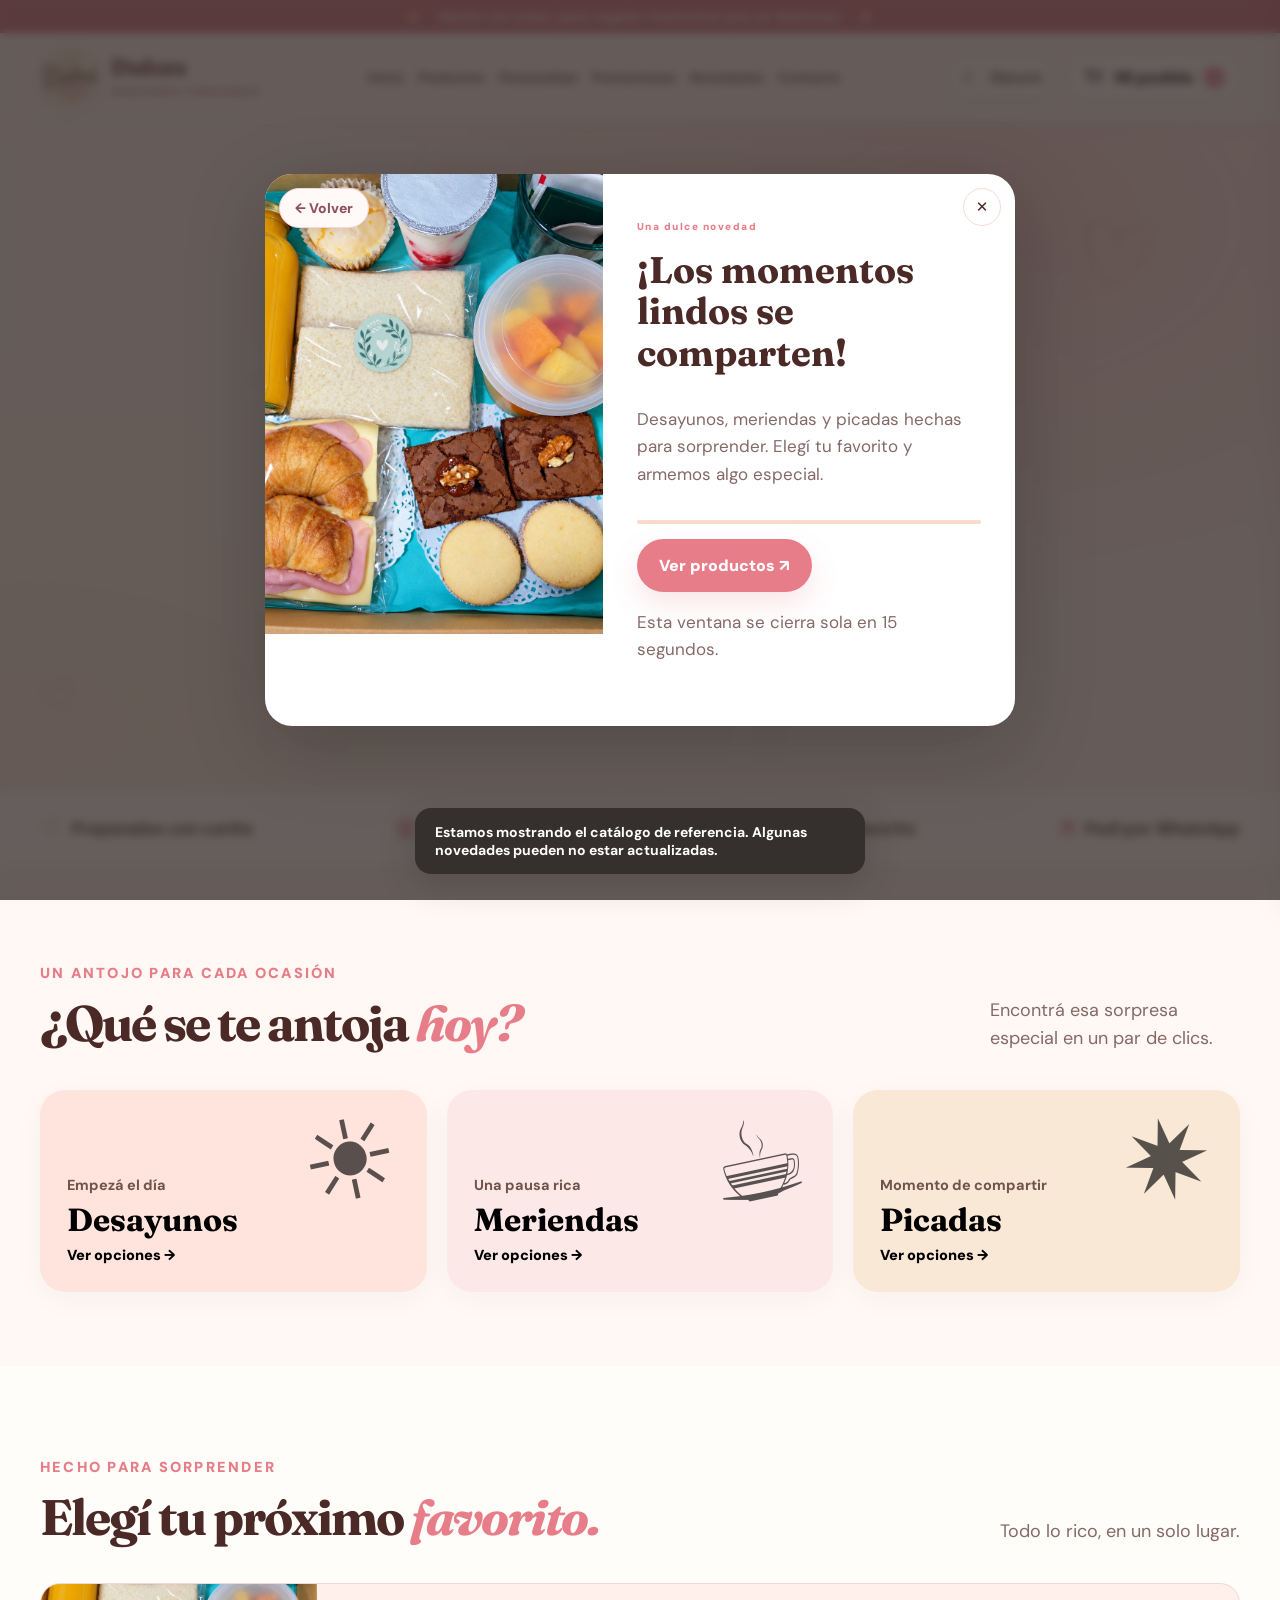
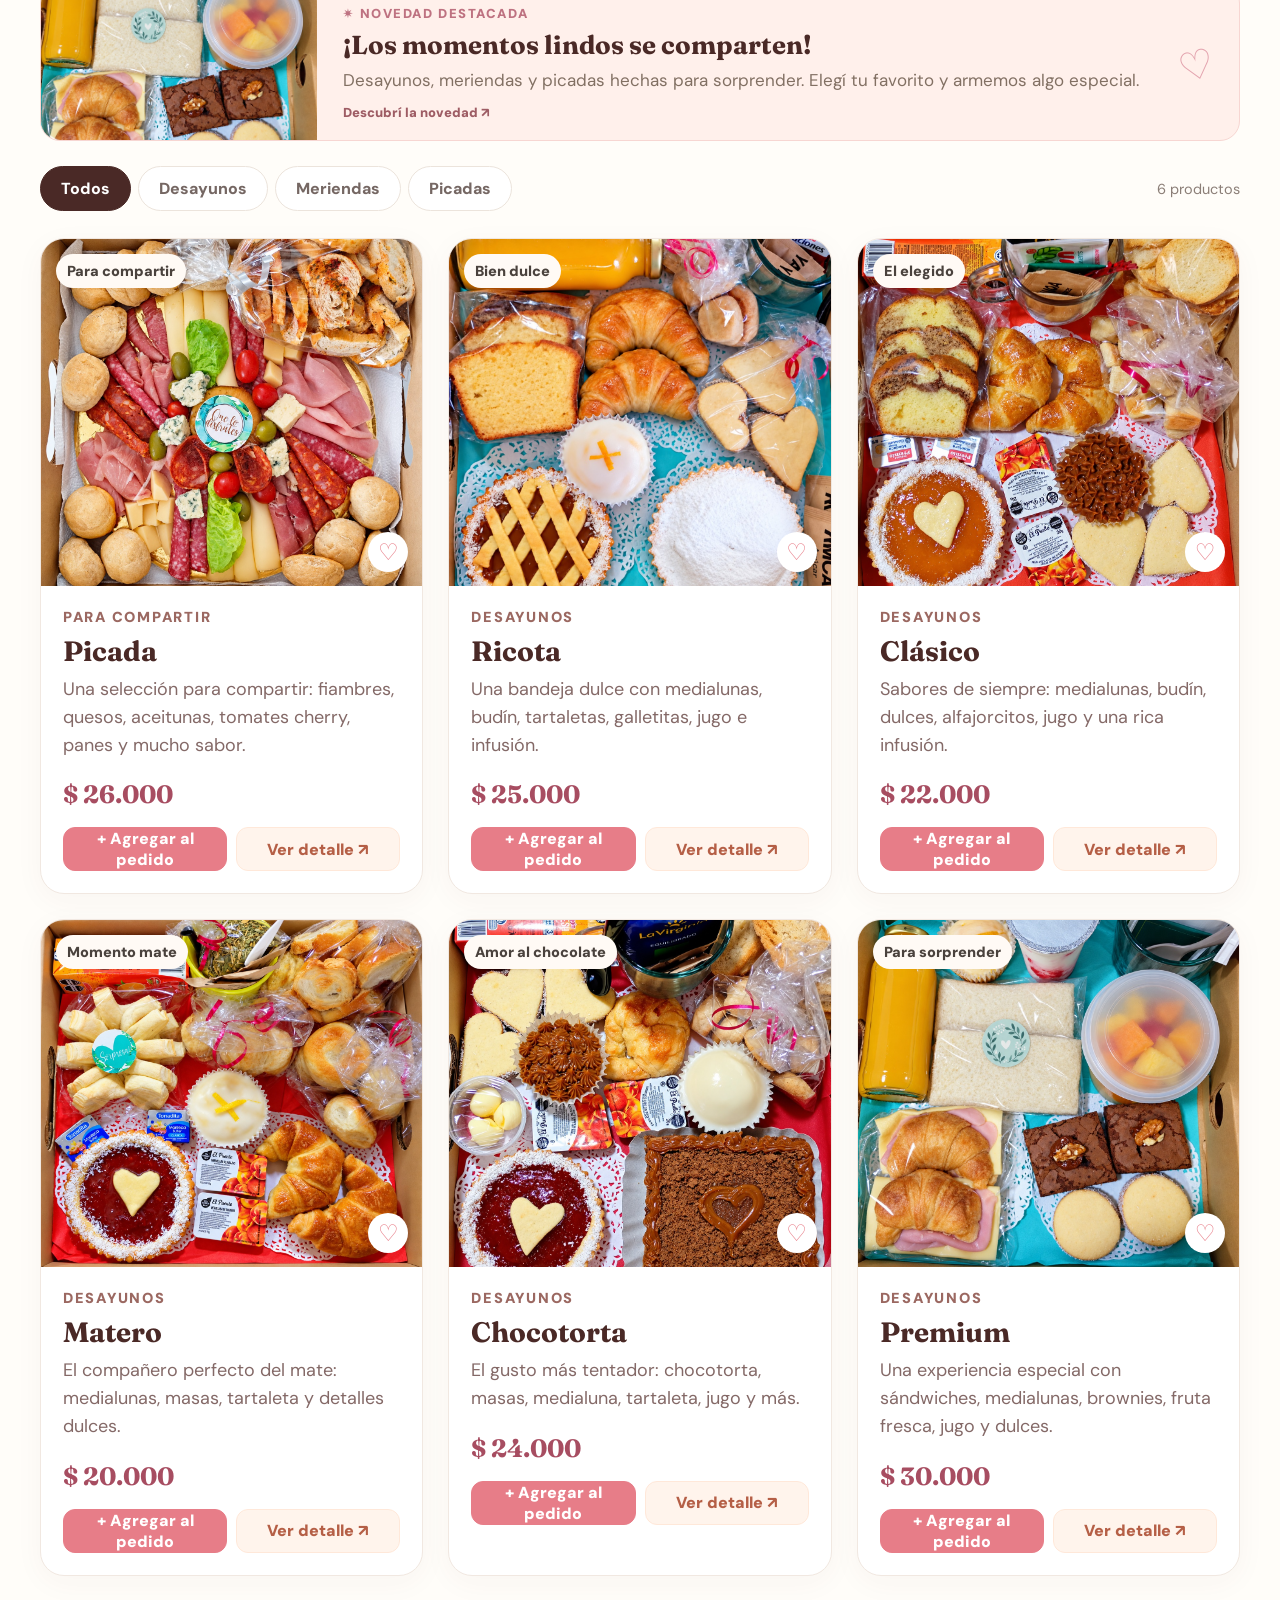
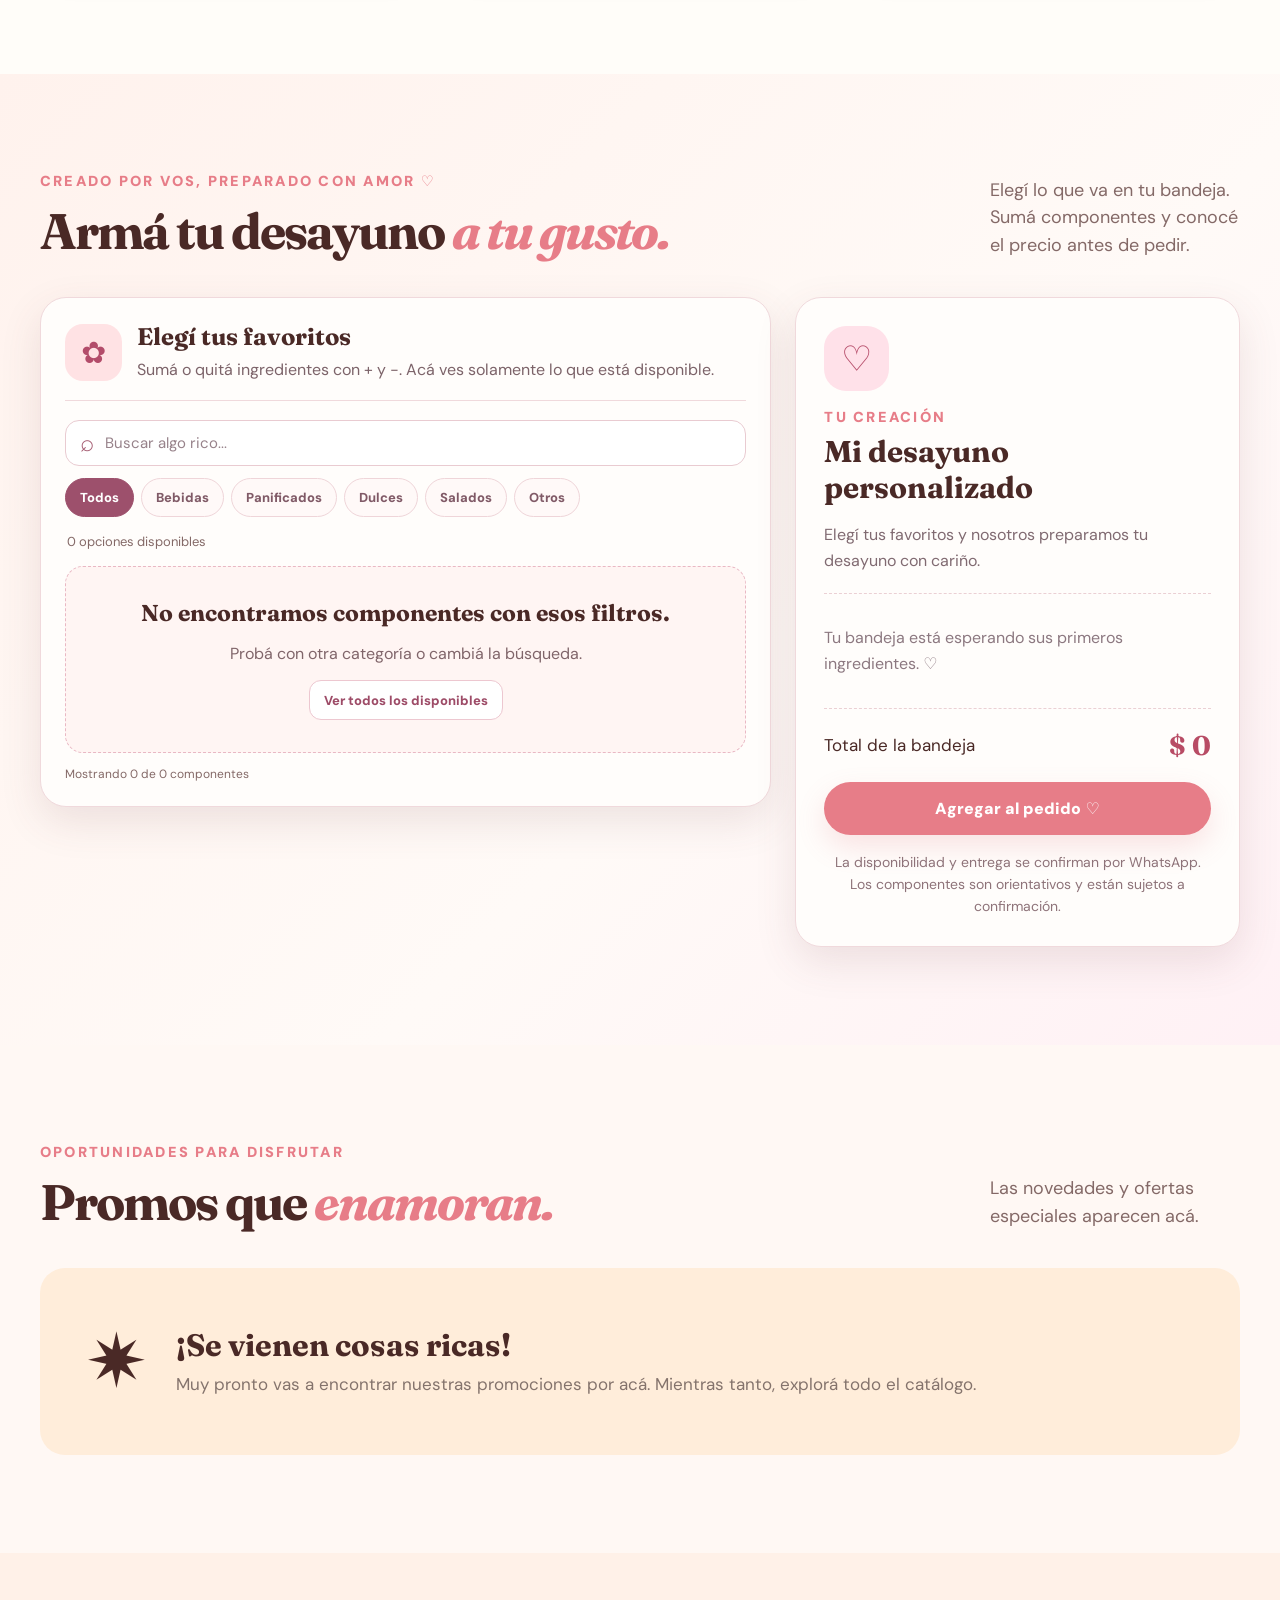
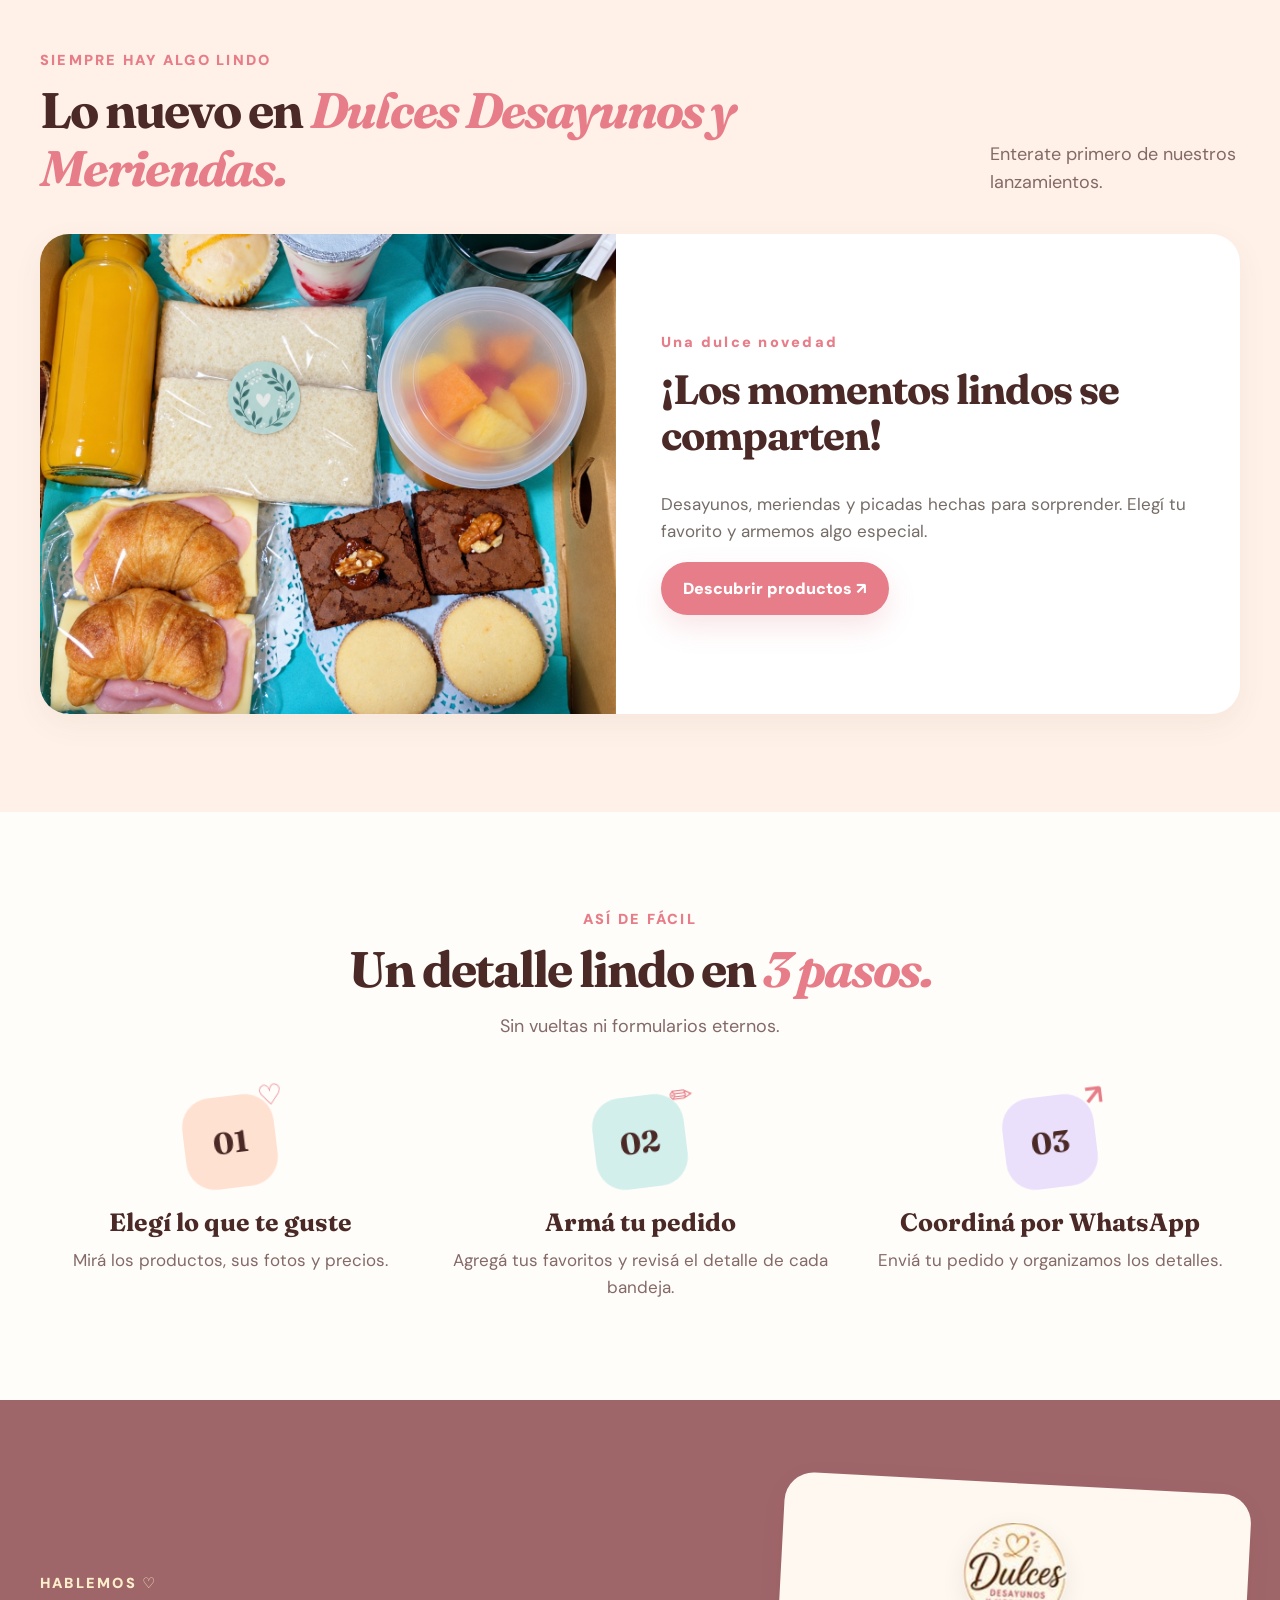
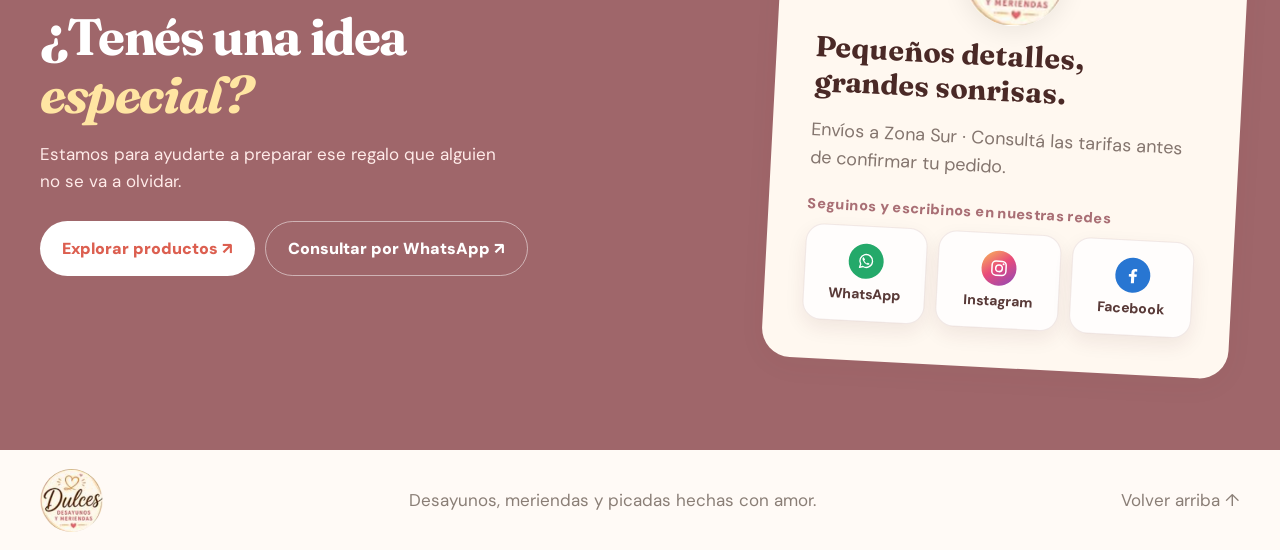
<file: index.html>
<!doctype html>
<html lang="es-AR">
<head>
  <meta charset="utf-8"><meta name="viewport" content="width=device-width,initial-scale=1,viewport-fit=cover">
  <meta name="theme-color" content="#fff6f1"><meta name="description" content="Dulces Desayunos y Meriendas: desayunos, meriendas y picadas para regalar y compartir en Zona Sur.">
  <title>Dulces Desayunos y Meriendas | Regalos para compartir</title>
  <link rel="preconnect" href="https://fonts.googleapis.com"><link rel="preconnect" href="https://fonts.gstatic.com" crossorigin>
  <link href="https://fonts.googleapis.com/css2?family=DM+Sans:wght@400;500;600;700;800&family=Fraunces:opsz,wght,SOFT,WONK@9..144,600,40,1;9..144,700,40,1&display=swap" rel="stylesheet">
  <link rel="icon" type="image/svg+xml" href="assets/favicon.png"><link rel="stylesheet" href="assets/styles.css?v=4.0.0">
  <script src="assets/theme.js?v=2.6.0"></script><script src="config.js"></script><script type="module" src="assets/site.js?v=4.0.0"></script>
</head>
<body class="site-body">
  <div class="announcement"><span>✷</span> Hecho con amor, para regalar momentos que se disfrutan <span>✷</span></div>
  <header class="site-header" id="top"><div class="shell header-inner">
    <a href="#inicio" class="brand" aria-label="Dulces Desayunos y Meriendas, ir al inicio"><img class="brand-logo" src="assets/img/logo-dulce.png" alt="Logo de Dulces Desayunos y Meriendas"><span class="brand-words"><strong>Dulces</strong><small>DESAYUNOS Y MERIENDAS</small></span></a>
    <nav class="header-nav" aria-label="Menú principal"><a href="#inicio">Inicio</a><a href="#productos">Productos</a><a href="#personaliza">Personalizar</a><a href="#promociones">Promociones</a><a href="#novedades">Novedades</a><a href="#contacto">Contacto</a></nav>
    <div class="header-actions"><button type="button" class="theme-toggle" data-theme-toggle aria-label="Activar modo oscuro" title="Cambiar tema" aria-pressed="false"><span class="theme-toggle-icon" aria-hidden="true">☾</span><span class="theme-toggle-text">Oscuro</span></button><button class="header-cart" id="open-cart" aria-label="Abrir carrito"><svg viewBox="0 0 24 24" aria-hidden="true"><path d="M3 4h2l2.5 11h10.7l2-8H6M9 20h.01M18 20h.01"/></svg><span>Mi pedido</span><b class="cart-count" id="cart-count">0</b></button></div>
  </div></header>
  <main>
    <section class="hero" id="inicio"><div class="shell hero-grid">
      <div class="hero-copy"><div class="eyebrow"><span class="live-dot"></span> PARA ALEGRAR CUALQUIER DÍA</div><h1>Regalá algo <em>rico.</em><br>Regalá un <span>momento.</span></h1><p id="hero-subtitle">Desayunos, meriendas y picadas llenos de cariño. Elegí tu favorito y regalá una sonrisa.</p>
        <div class="hero-buttons"><a href="#productos" class="btn btn-primary">Ver nuestros productos <span aria-hidden="true">↗</span></a><a href="#como-funciona" class="btn btn-soft">¿Cómo pedir? <span>→</span></a></div>
        
        <div class="hero-proof"><div class="proof-avatars"><span>♡</span><span>✿</span><span>✦</span></div><p><b>Para todos los momentos</b><br><small>Un regalo especial, hecho con dedicación.</small></p></div>
      </div>
      
    </div></section>
    <div class="benefit-strip"><div class="shell benefit-inner"><div><span>♡</span> Preparados con cariño</div><div><span>✿</span> Para regalar o compartir</div><div><span>✧</span> Elegí tu favorito</div><div><span>↗</span> Pedí por WhatsApp</div></div></div>
    <section class="section category-section"><div class="shell"><div class="section-heading"><div><div class="kicker">UN ANTOJO PARA CADA OCASIÓN</div><h2>¿Qué se te antoja <em>hoy?</em></h2></div><p>Encontrá esa sorpresa especial en un par de clics.</p></div>
      <div class="category-cards"><button type="button" data-filter-jump="desayunos" class="category-card category-peach"><span class="category-symbol">☀</span><div><small>Empezá el día</small><h3>Desayunos</h3><span>Ver opciones →</span></div></button><button type="button" data-filter-jump="meriendas" class="category-card category-mint"><span class="category-symbol">☕</span><div><small>Una pausa rica</small><h3>Meriendas</h3><span>Ver opciones →</span></div></button><button type="button" data-filter-jump="picadas" class="category-card category-yellow"><span class="category-symbol">✷</span><div><small>Momento de compartir</small><h3>Picadas</h3><span>Ver opciones →</span></div></button></div>
    </div></section>
    <section id="productos" class="section products-section"><div class="shell"><div class="section-heading products-head"><div><div class="kicker">HECHO PARA SORPRENDER</div><h2>Elegí tu próximo <em>favorito.</em></h2></div><p>Todo lo rico, en un solo lugar.</p></div>
      <div id="shop-news-spot"></div>
      <div class="products-toolbar"><div class="filter-tabs" role="group" aria-label="Filtrar productos"><button data-filter="todos" class="active">Todos</button><button data-filter="desayunos">Desayunos</button><button data-filter="meriendas">Meriendas</button><button data-filter="picadas">Picadas</button></div><span id="product-total" class="product-total"></span></div>
      <div id="product-grid" class="product-grid"><div class="loading-cards">Preparando tus favoritos…</div></div>
    </div></section>
    <section class="section builder-section" id="personaliza" aria-labelledby="builder-title"><div class="shell">
 <div class="section-heading"><div><div class="kicker">CREADO POR VOS, PREPARADO CON AMOR ♡</div><h2 id="builder-title">Armá tu desayuno <em>a tu gusto.</em></h2></div><p>Elegí lo que va en tu bandeja. Sumá componentes y conocé el precio antes de pedir.</p></div>
 <div class="builder-layout"><div class="builder-choice"><div class="builder-top-note"><span class="builder-icon">✿</span><div><strong>Elegí tus favoritos</strong><p>Sumá o quitá ingredientes con + y −. Acá ves solamente lo que está disponible.</p></div></div><div id="builder-controls" class="builder-controls">
 <label class="builder-search-field"><span aria-hidden="true">⌕</span><input id="builder-search" type="search" autocomplete="off" placeholder="Buscar algo rico..." aria-label="Buscar componentes"></label>
 <div class="builder-group-tabs" role="group" aria-label="Categorías de componentes">
  <button type="button" data-builder-group="todos" class="active" aria-pressed="true">Todos</button>
  <button type="button" data-builder-group="bebidas" aria-pressed="false">Bebidas</button>
  <button type="button" data-builder-group="panificados" aria-pressed="false">Panificados</button>
  <button type="button" data-builder-group="dulces" aria-pressed="false">Dulces</button>
  <button type="button" data-builder-group="salados" aria-pressed="false">Salados</button>
  <button type="button" data-builder-group="otros" aria-pressed="false">Otros</button>
 </div>
 <div class="builder-tools"><span id="builder-available-count">Cargando opciones…</span></div>
 </div>
 <div id="builder-products" class="builder-grid"></div>
 <div class="builder-pagination"><span id="builder-match-count" aria-live="polite"></span><button type="button" id="builder-more" hidden>Ver más componentes ↓</button></div></div>
 <aside class="builder-tray" aria-label="Resumen del desayuno personalizado"><div class="builder-tray-symbol" aria-hidden="true">♡</div><div class="kicker">TU CREACIÓN</div><h3>Mi desayuno personalizado</h3><p class="builder-tray-caption">Elegí tus favoritos y nosotros preparamos tu desayuno con cariño.</p><div id="builder-selections" class="builder-selections"></div><div class="builder-total"><span>Total de la bandeja</span><strong id="builder-total-price">$ 0</strong></div><button id="builder-add" class="btn btn-primary btn-full" type="button" disabled>Agregar al pedido ♡</button><p class="builder-disclaimer">La disponibilidad y entrega se confirman por WhatsApp. Los componentes son orientativos y están sujetos a confirmación.</p></aside></div>
 </div></section>
 <section class="section" id="promociones"><div class="shell"><div class="section-heading"><div><div class="kicker">OPORTUNIDADES PARA DISFRUTAR</div><h2>Promos que <em>enamoran.</em></h2></div><p>Las novedades y ofertas especiales aparecen acá.</p></div><div id="promos-grid" class="promo-grid"></div></div></section>
    <section class="section news-section" id="novedades"><div class="shell"><div class="section-heading"><div><div class="kicker">SIEMPRE HAY ALGO LINDO</div><h2>Lo nuevo en <em>Dulces Desayunos y Meriendas.</em></h2></div><p>Enterate primero de nuestros lanzamientos.</p></div><div id="news-grid" class="news-grid"></div></div></section>
    <section class="section how-section" id="como-funciona"><div class="shell"><div class="section-heading center"><div class="kicker">ASÍ DE FÁCIL</div><h2>Un detalle lindo en <em>3 pasos.</em></h2><p>Sin vueltas ni formularios eternos.</p></div><div class="steps"><div class="step"><div class="step-icon peach">01 <span>♡</span></div><h3>Elegí lo que te guste</h3><p>Mirá los productos, sus fotos y precios.</p></div><div class="step"><div class="step-icon mint">02 <span>✏</span></div><h3>Armá tu pedido</h3><p>Agregá tus favoritos y revisá el detalle de cada bandeja.</p></div><div class="step"><div class="step-icon lavender">03 <span>↗</span></div><h3>Coordiná por WhatsApp</h3><p>Enviá tu pedido y organizamos los detalles.</p></div></div></div></section>
    <section id="contacto" class="contact-section"><div class="shell contact-grid"><div><div class="light-eyebrow">HABLEMOS ♡</div><h2>¿Tenés una idea <em>especial?</em></h2><p>Estamos para ayudarte a preparar ese regalo que alguien no se va a olvidar.</p><div class="contact-actions"><a href="#productos" class="btn btn-white">Explorar productos ↗</a><a class="btn btn-outline-white" id="whatsapp-contact" href="#contacto">Consultar por WhatsApp ↗</a></div></div><div class="contact-card"><div class="contact-stamp"><img class="contact-logo" src="assets/img/logo-dulce.png" alt="Dulces Desayunos y Meriendas"></div><h3>Pequeños detalles,<br>grandes sonrisas.</h3><p id="delivery-note">Envíos a Zona Sur · Consultar disponibilidad y costo</p><div class="social-intro">Seguinos y escribinos en nuestras redes</div><div id="social-links" class="social-links"></div></div></div></section>
  </main>
  <footer class="site-footer"><div class="shell footer-inner"><a href="#inicio" class="footer-brand" aria-label="Dulces Desayunos y Meriendas"><img class="footer-logo" src="assets/img/logo-dulce.png" alt="Dulces Desayunos y Meriendas"></a><p>Desayunos, meriendas y picadas hechas con amor.</p><a href="#inicio">Volver arriba ↑</a></div></footer>
  <nav id="social-dock" class="social-dock" aria-label="Acceso rápido a WhatsApp, Instagram y Facebook"></nav>
  <div class="mobile-nav" aria-label="Navegación rápida"><a href="#inicio" class="active"><span>⌂</span>Inicio</a><a href="#productos"><span>▦</span>Productos</a><a href="#personaliza"><span>♡</span>Personalizar</a><a href="#promociones"><span>✷</span>Promos</a><button id="mobile-cart"><span>♙</span>Pedido <b id="mobile-count">0</b></button></div>
  <div id="overlay" class="overlay hidden" aria-hidden="true"></div>
  <aside id="cart-drawer" class="cart-drawer" role="dialog" aria-modal="true" aria-label="Mi pedido" aria-hidden="true"><div class="drawer-head"><div><button class="drawer-back" type="button" id="cart-back">← Volver a la tienda</button><small>YA CASI ESTÁ ♡</small><h2>Tu pedido <span>♡</span></h2></div><button class="icon-button" id="close-cart" aria-label="Cerrar carrito">✕</button></div><div id="cart-items" class="cart-items"></div><div class="cart-footer"><div id="cart-summary"></div><button class="btn btn-primary btn-full" id="start-checkout">Continuar con el pedido <span>→</span></button><small>El pedido se confirma coordinando por WhatsApp.</small></div></aside>
  <div id="modal-root"></div><div id="toast" class="toast" role="status" aria-live="polite"></div>
</body></html>
</file>
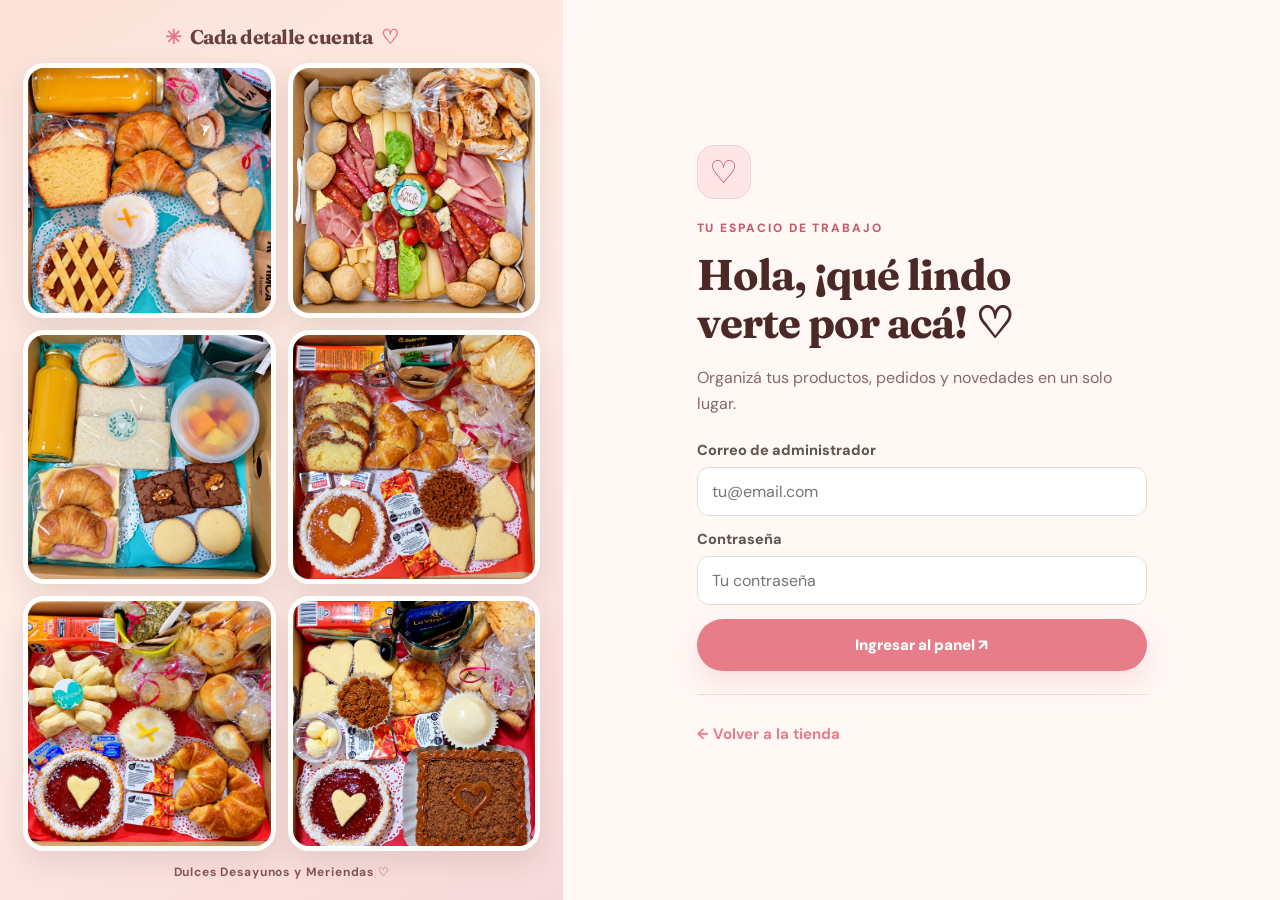
<file: admin.html>
<!doctype html><html lang="es-AR"><head><meta charset="utf-8"><meta name="viewport" content="width=device-width,initial-scale=1,viewport-fit=cover"><meta name="theme-color" content="#fff6f1"><meta name="robots" content="noindex,nofollow"><title>Administración | Dulces Desayunos y Meriendas</title><link rel="preconnect" href="https://fonts.googleapis.com"><link rel="preconnect" href="https://fonts.gstatic.com" crossorigin><link href="https://fonts.googleapis.com/css2?family=DM+Sans:wght@400;500;600;700;800&family=Fraunces:opsz,wght,SOFT,WONK@9..144,600,40,1;9..144,700,40,1&display=swap" rel="stylesheet"><link rel="icon" href="assets/favicon.png"><link rel="stylesheet" href="assets/styles.css?v=3.9.0"><script src="assets/theme.js?v=2.6.0"></script><script src="config.js"></script><script type="module" src="assets/admin.js?v=3.9.0"></script></head><body class="admin-body">
<div id="admin-login" class="admin-login-shell">
  <div class="admin-login-art" aria-label="Galería de bandejas Dulces">
    <div class="login-gallery-title"><span class="gallery-sparkle">✳</span> Cada detalle cuenta <span class="gallery-sparkle">♡</span></div>
    <div class="login-gallery-grid">
      <figure class="login-photo"><img src="assets/img/ricota.jpeg" alt="Bandeja Ricota" loading="eager"></figure>
      <figure class="login-photo"><img src="assets/img/picada.jpeg" alt="Picada para compartir" loading="eager"></figure>
      <figure class="login-photo"><img src="assets/img/premium.jpeg" alt="Desayuno Premium" loading="eager"></figure>
      <figure class="login-photo"><img src="assets/img/clasico.jpeg" alt="Desayuno Clásico" loading="eager"></figure>
      <figure class="login-photo"><img src="assets/img/matero.jpeg" alt="Desayuno Matero" loading="lazy"></figure>
      <figure class="login-photo"><img src="assets/img/chocotorta.jpeg" alt="Bandeja Chocotorta" loading="lazy"></figure>
    </div>
    <p class="gallery-footer">Dulces Desayunos y Meriendas <span aria-hidden="true">♡</span></p>
  </div>
  <div class="admin-login-panel">
    <div class="login-card">
      <div class="login-welcome-mark" aria-hidden="true">♡</div>
      <p class="login-kicker">TU ESPACIO DE TRABAJO</p>
      <h1>Hola, ¡qué lindo<br>verte por acá! ♡</h1>
      <p>Organizá tus productos, pedidos y novedades en un solo lugar.</p>
      <div id="login-mode"></div>
      <div class="login-help"><a href="index.html">← Volver a la tienda</a></div>
    </div>
  </div>
</div>
<div id="admin-app" class="admin-app" hidden><div class="admin-mobile-top"><button id="toggle-sidebar" class="icon-button" aria-label="Abrir menú">☰</button><a href="index.html" class="brand"><img class="brand-logo" src="assets/img/logo-dulce.png" alt="Dulces Desayunos y Meriendas"><span class="brand-words"><strong>Dulces</strong><small>DESAYUNOS Y MERIENDAS</small></span></a><div class="admin-mobile-controls"><button type="button" class="theme-toggle" data-theme-toggle aria-label="Activar modo oscuro" title="Cambiar tema" aria-pressed="false"><span class="theme-toggle-icon" aria-hidden="true">☾</span><span class="theme-toggle-text">Oscuro</span></button></div></div><aside class="admin-sidebar" id="admin-sidebar"><a href="index.html" class="brand"><img class="brand-logo" src="assets/img/logo-dulce.png" alt="Dulces Desayunos y Meriendas"><span class="brand-words"><strong>Dulces</strong><small>DESAYUNOS Y MERIENDAS</small></span></a><div class="admin-menu-caption">TU ESPACIO DE TRABAJO</div><nav class="admin-nav" id="admin-nav"><button data-page="inicio" class="active"><span class="nav-ico">◫</span> Vista general</button><button data-page="productos"><span class="nav-ico">▦</span> Mis productos</button><button data-page="insumos"><span class="nav-ico">♧</span> Materias primas</button><button data-page="promos"><span class="nav-ico">✷</span> Promociones</button><button data-page="novedades"><span class="nav-ico">♢</span> Novedades</button><button data-page="pedidos"><span class="nav-ico">▣</span> Pedidos</button><button data-page="envios"><span class="nav-ico">➤</span> Envíos</button><button data-page="ajustes"><span class="nav-ico">⚙</span> Mi negocio</button></nav><div class="admin-side-bottom"><a href="index.html" target="_blank">↗ Ver mi tienda</a><button id="admin-logout">↩ Salir del panel</button></div></aside><main class="admin-main"><div class="admin-top"><div><div class="kicker">TU NEGOCIO, EN ORDEN ♡</div><h1 id="admin-title">Vista general</h1><p id="admin-subtitle">Toda la información que necesitás, sin complicaciones.</p></div><div class="admin-user" aria-label="Apariencia y logo del negocio"><button type="button" class="theme-toggle" data-theme-toggle aria-label="Activar modo oscuro" title="Cambiar tema" aria-pressed="false"><span class="theme-toggle-icon" aria-hidden="true">☾</span><span class="theme-toggle-text">Oscuro</span></button><div class="admin-avatar"><img src="assets/img/logo-dulce.png" alt="Logo"></div></div></div><div id="admin-content"></div><div class="data-footer">Dulces Desayunos y Meriendas ♡ Un espacio para hacer crecer tu emprendimiento.</div></main></div>
<div id="admin-modal-root"></div><div id="toast" class="toast" role="status" aria-live="polite"></div>
</body></html>
</file>
<file: assets/styles.css>
:root{--ink:#332c2a;--muted:#827876;--coral:#f56750;--coral-dark:#de4f3e;--cream:#fff9f2;--peach:#ffe8d7;--paper:#fff;--line:#efe6e0;--mint:#d2efe8;--teal:#2f9c92;--yellow:#ffdf87;--purple:#e8dcfa;--shadow:0 18px 50px rgba(67,42,27,.09);--serif:'Fraunces',Georgia,serif;--sans:'DM Sans',system-ui,sans-serif}*{box-sizing:border-box}html{scroll-behavior:smooth;scroll-padding-top:96px}body{margin:0;font-family:var(--sans);color:var(--ink);background:var(--cream);-webkit-font-smoothing:antialiased}body.locked{overflow:hidden}button,input,textarea,select{font:inherit}button{cursor:pointer}a{color:inherit;text-decoration:none}img{max-width:100%}input,textarea,select{outline:none}button:focus-visible,a:focus-visible,input:focus-visible,textarea:focus-visible,select:focus-visible{outline:3px solid #f8a63a;outline-offset:3px}.hidden{display:none!important}.shell{width:min(1200px,calc(100% - 44px));margin-inline:auto}.announcement{height:33px;background:var(--coral);color:#fff;text-align:center;font-size:11px;font-weight:800;letter-spacing:.065em;display:flex;gap:18px;justify-content:center;align-items:center}.announcement span{font-size:17px;color:#ffe3af}.site-header{z-index:20;position:sticky;top:0;background:rgba(255,249,242,.94);backdrop-filter:blur(18px);border-bottom:1px solid #f6eee7}.header-inner{height:88px;display:flex;align-items:center;justify-content:space-between;gap:28px}.brand{display:flex;align-items:center;gap:10px;flex-shrink:0}.brand-mark{height:47px;width:47px;border-radius:17px;background:var(--coral);display:grid;place-items:center;font:700 40px/.9 var(--serif);color:white;position:relative;padding-bottom:8px}.brand-mark span{font:600 13px var(--sans);position:absolute;right:5px;top:4px;color:#ffebb0}.brand-words strong{font:700 31px/.92 var(--serif);display:block;letter-spacing:-1px}.brand-words small{display:block;font-weight:800;letter-spacing:.16em;font-size:7px;margin-top:7px}.header-nav{display:flex;align-items:center;gap:29px}.header-nav a{font-weight:750;color:#554a46;font-size:13px;transition:color .2s}.header-nav a:hover{color:var(--coral)}.header-cart{display:flex;align-items:center;gap:10px;background:#fff;border:1px solid var(--line);border-radius:999px;padding:11px 14px;font-size:12px;font-weight:800;box-shadow:0 3px 14px #5642370a}.header-cart svg{width:22px;height:22px;fill:none;stroke:currentColor;stroke-width:1.8;stroke-linecap:round;stroke-linejoin:round}.cart-count{border-radius:50%;width:21px;height:21px;display:grid;place-items:center;background:var(--coral);color:#fff;font-size:11px}.hero{background:radial-gradient(circle at 65% 30%,#fff1df 0,transparent 42%),var(--cream);overflow:hidden;padding:52px 0 72px}.hero-grid{display:grid;grid-template-columns:1.08fr 1fr;align-items:center;gap:44px;min-height:530px}.hero-copy{padding:12px 0}.eyebrow,.kicker,.light-eyebrow{font-size:11px;font-weight:900;letter-spacing:.155em;color:var(--coral);display:flex;align-items:center;gap:10px}.live-dot{height:8px;width:8px;border-radius:50%;background:var(--teal);box-shadow:0 0 0 5px #2f9c9220}.hero h1{font:700 clamp(46px,5.3vw,78px)/1.10 var(--serif);letter-spacing:-3.8px;margin:22px 0 24px;max-width:610px}.hero h1 em,.section-heading em,.contact-section h2 em,.custom-copy h2 em{font-style:italic;color:var(--coral)}.hero h1 span{color:var(--teal)}.hero-copy>p{color:#756865;font-size:16px;max-width:465px;line-height:1.85;margin-bottom:27px}.btn{border:0;padding:16px 22px;border-radius:999px;display:inline-flex;align-items:center;justify-content:center;gap:16px;font-size:13px;font-weight:900;transition:transform .2s,background .2s,box-shadow .2s;white-space:nowrap}.btn:hover{transform:translateY(-2px)}.btn-primary{background:var(--coral);color:#fff;box-shadow:0 12px 22px #f567502c}.btn-primary:hover{background:var(--coral-dark)}.btn-soft{background:#fff;border:1px solid #eee4da}.btn-white{background:#fff;color:#dc5f50}.btn-outline-white{background:transparent;color:#fff;border:1px solid #ffffff80}.btn-full{width:100%}.hero-buttons{display:flex;gap:12px;flex-wrap:wrap}.hero-proof{display:flex;align-items:center;gap:15px;margin-top:47px}.proof-avatars{display:flex;padding-left:10px}.proof-avatars span{font:700 25px var(--serif);width:37px;height:37px;border-radius:50%;display:grid;place-items:center;margin-left:-10px;border:2px solid var(--cream);background:#ffcfca;color:#bb4c48}.proof-avatars span:nth-child(2){background:#ccece5;color:#269b8d}.proof-avatars span:nth-child(3){background:#e1d5f2;color:#7759ae}.hero-proof p{font-size:12px;line-height:1.7;margin:0}.hero-proof small{color:#91817b}.hero-art{height:540px;position:relative;display:flex;align-items:center;justify-content:center}.hero-art-bg{position:absolute;inset:36px 11px 17px 20px;border-radius:45% 48% 38% 42%;background:#bfe9de;transform:rotate(9deg)}.hero-img-wrap{position:relative;height:490px;width:84%;overflow:hidden;border-radius:43% 43% 39% 39%;border:9px solid #fff;box-shadow:0 22px 45px #5a41382e;transform:rotate(-4deg);z-index:1}.hero-img-wrap img{width:100%;height:100%;object-fit:cover}.hero-sticker{z-index:2;position:absolute;box-shadow:0 8px 25px #53412c16;font-weight:900}.sticker-top{top:36px;right:0;border-radius:50%;height:133px;width:133px;background:#ffdf81;display:flex;align-items:center;justify-content:center;flex-direction:column;text-align:center;font:700 22px/1.07 var(--serif);transform:rotate(12deg)}.sticker-top span{font-size:26px;color:var(--coral)}.sticker-bottom{bottom:38px;left:-10px;border-radius:25px;padding:16px 20px;background:#fff;font-size:15px;transform:rotate(5deg)}.sticker-bottom span{color:#e5ac2b;font-size:22px}.sparkle{position:absolute;font-size:45px;color:var(--coral)}.sparkle-one{left:18px;top:50px}.sparkle-two{right:11px;bottom:22px;color:#e7b644}.benefit-strip{background:#fff;border-block:1px solid #f3eae4}.benefit-inner{min-height:73px;display:flex;align-items:center;justify-content:space-between;gap:14px}.benefit-inner>div{font-size:12px;font-weight:800;display:flex;align-items:center;gap:10px}.benefit-inner span{color:var(--coral);font-size:24px}.section{padding:98px 0}.section-heading{display:flex;justify-content:space-between;align-items:end;gap:24px;margin-bottom:37px}.section-heading h2{font:700 clamp(34px,3.9vw,50px)/1.15 var(--serif);letter-spacing:-2px;margin:13px 0 0}.section-heading>p{font-size:14px;color:var(--muted);max-width:250px;line-height:1.8;margin:0}.section-heading.center{display:block;text-align:center}.section-heading.center .kicker{justify-content:center}.section-heading.center p{max-width:unset;margin:15px 0 0}.category-section{padding-bottom:75px}.category-cards{display:grid;grid-template-columns:repeat(3,1fr);gap:20px}.category-card{min-height:202px;border:0;text-align:left;border-radius:25px;position:relative;overflow:hidden;display:flex;align-items:flex-end;padding:27px;transition:transform .25s,box-shadow .25s}.category-card:hover{transform:translateY(-6px);box-shadow:var(--shadow)}.category-peach{background:#ffe2d0}.category-mint{background:#cfeae6}.category-yellow{background:#ffe6a9}.category-card small{font-size:12px;color:#70534a;font-weight:700}.category-card h3{font:700 32px var(--serif);margin:5px 0}.category-card div>span{font-size:12px;font-weight:900}.category-symbol{font-size:110px;position:absolute;right:27px;top:0;opacity:.65;transform:rotate(-12deg)}.products-section{background:#fffdf9;padding-top:91px}.products-toolbar{display:flex;align-items:center;justify-content:space-between;margin-bottom:27px}.filter-tabs{display:flex;gap:7px;flex-wrap:wrap}.filter-tabs button{border:1px solid #ece4dc;background:#fff;border-radius:999px;padding:11px 20px;font-size:12px;font-weight:800;color:#756763}.filter-tabs button.active{background:var(--ink);color:white;border-color:var(--ink)}.product-total{font-size:12px;color:#8b7e77}.product-grid{display:grid;grid-template-columns:repeat(3,minmax(0,1fr));gap:25px}.product-card{background:#fff;border:1px solid #f1e8e1;border-radius:24px;overflow:hidden;box-shadow:0 8px 24px #6650410a;transition:transform .25s,box-shadow .25s;display:flex;flex-direction:column}.product-card:hover{transform:translateY(-5px);box-shadow:0 25px 45px #66504115}.product-picture{position:relative;background:#ffe4d6;aspect-ratio:1.1;overflow:hidden}.product-picture img{height:100%;width:100%;object-fit:cover;transition:transform .45s}.product-card:hover .product-picture img{transform:scale(1.04)}.product-badge{position:absolute;top:15px;left:15px;padding:8px 11px;background:#fffaf5;color:#4a423d;border-radius:999px;font-size:10px;font-weight:900}.picture-heart{position:absolute;bottom:14px;right:14px;height:40px;width:40px;border-radius:50%;background:#fff;display:grid;place-items:center;font-size:23px;color:var(--coral);border:0}.product-content{padding:22px;display:flex;flex-direction:column;flex:1}.product-category{font-size:10px;font-weight:900;letter-spacing:.12em;color:var(--teal);text-transform:uppercase}.product-content h3{font:700 27px var(--serif);margin:8px 0 8px}.product-description{font-size:12px;color:var(--muted);line-height:1.8;min-height:66px;margin:0}.price-row{display:flex;align-items:center;gap:9px;margin-top:20px}.price-row strong{font:700 23px var(--serif)}.old-price{color:#a89b93;text-decoration:line-through;font-size:12px}.product-actions{display:flex;gap:9px;margin-top:18px}.small-button{border:1px solid var(--line);background:#fff;border-radius:12px;min-height:42px;padding:0 14px;font-size:11px;font-weight:900;flex:1}.small-button.primary{background:var(--coral);color:white;border-color:var(--coral)}.small-button.secondary{background:#fff4ec;color:#b55f46;border-color:#ffe8d9}.loading-cards,.empty-state{grid-column:1/-1;background:#fff8ef;border:1px dashed #edcfc1;border-radius:20px;padding:36px;text-align:center;color:#7b706a}.custom-promo-section{padding:15px 0 25px;background:#fffdf9}.custom-panel{min-height:426px;border-radius:32px;background:#3c9893;display:grid;grid-template-columns:1fr 1fr;align-items:center;overflow:hidden;position:relative}.custom-copy{padding:62px 8% 62px 10%;color:#fff;position:relative;z-index:2}.light-eyebrow{color:#ffeecb}.custom-copy h2,.contact-section h2{font:700 clamp(40px,4vw,56px)/1.13 var(--serif);letter-spacing:-1.4px;margin:16px 0}.custom-copy h2 em{color:#ffdb7a}.custom-copy p{line-height:1.8;color:#e1fffa;font-size:14px;margin-bottom:25px;max-width:390px}.custom-decor{height:100%;position:relative;display:flex;align-items:center;justify-content:center}.custom-decor img{position:relative;width:70%;height:350px;object-fit:cover;border:8px solid #fff;border-radius:48% 48% 24% 24%;transform:rotate(9deg);box-shadow:var(--shadow)}.custom-sun{position:absolute;font-size:300px;color:#ffe2a3;opacity:.9;transform:rotate(30deg)}.custom-tag{position:absolute;bottom:37px;left:7px;background:#ffe198;color:#60543c;padding:16px 20px;border-radius:20px;font:700 20px var(--serif);transform:rotate(-9deg)}.promo-grid{display:grid;grid-template-columns:repeat(2,minmax(0,1fr));gap:18px}.promo-card{background:var(--peach);border-radius:25px;display:flex;align-items:center;overflow:hidden;min-height:225px}.promo-card:nth-child(2n){background:var(--mint)}.promo-card img{width:42%;height:100%;min-height:225px;object-fit:cover}.promo-card-content{padding:25px}.promo-card h3{font:700 26px var(--serif);margin:8px 0}.promo-card p{color:#706763;font-size:13px;line-height:1.6}.promo-card .btn{padding:10px 15px;font-size:11px}.promo-empty{grid-column:1/-1;border-radius:25px;background:#ffedda;padding:45px;display:flex;align-items:center;gap:28px}.promo-empty .promo-emoji{font-size:75px}.promo-empty h3{font:700 31px var(--serif);margin:0 0 7px}.promo-empty p{color:#84736c;margin:0;font-size:13px}.news-section{background:#fff1e8}.news-grid{display:grid;grid-template-columns:1fr;gap:20px}.news-card{background:#fff;border-radius:29px;overflow:hidden;display:grid;grid-template-columns:48% 52%;min-height:345px;box-shadow:0 10px 30px #764d4210}.news-card img{height:100%;width:100%;object-fit:cover;max-height:480px}.news-copy{padding:45px;display:flex;flex-direction:column;align-items:flex-start;justify-content:center}.news-copy h3{font:700 clamp(31px,3.2vw,44px)/1.14 var(--serif);letter-spacing:-1px;margin:15px 0}.news-copy p{color:#756c67;line-height:1.85;font-size:14px}.how-section{background:#fffdf9}.steps{display:grid;grid-template-columns:repeat(3,1fr);gap:30px;margin-top:55px;text-align:center}.step-icon{margin:0 auto 19px;width:92px;height:92px;border-radius:29px;display:grid;place-items:center;font:700 30px var(--serif);position:relative;transform:rotate(-7deg)}.step-icon span{position:absolute;font:700 28px var(--sans);top:-14px;right:-12px;color:var(--coral)}.step-icon.peach{background:#ffe1d1}.step-icon.mint{background:#d3efeb}.step-icon.lavender{background:#ebe0fb}.step h3{font:700 25px var(--serif);margin:0 0 10px}.step p{font-size:13px;color:var(--muted);line-height:1.8;margin:0}.contact-section{background:var(--coral);padding:83px 0;color:#fff;overflow:hidden}.contact-grid{display:grid;grid-template-columns:1.1fr .8fr;gap:90px;align-items:center}.contact-section h2{margin:16px 0;max-width:580px}.contact-section h2 em{color:#ffe5a2}.contact-section p{color:#ffebe9;font-size:14px;line-height:1.8;max-width:470px}.contact-actions{display:flex;gap:10px;flex-wrap:wrap;margin-top:26px}.contact-card{padding:39px;background:#fff8f0;border-radius:29px;color:var(--ink);transform:rotate(3deg);box-shadow:0 18px 55px #8428173a}.contact-stamp{color:var(--coral);font:700 33px var(--serif)}.contact-card h3{font:700 29px var(--serif);margin:12px 0}.contact-card p{color:#84756e;font-size:13px}.contact-card a{display:inline-block;color:var(--coral);font-size:13px;font-weight:900;margin-right:15px}.site-footer{background:#fffaf6}.footer-inner{min-height:100px;display:flex;align-items:center;gap:23px;justify-content:space-between}.footer-brand{font:700 35px var(--serif)}.footer-brand span{color:var(--coral)}.footer-inner p,.footer-inner>a:last-child{font-size:12px;color:#8a7e76}.mobile-nav{display:none}.overlay{position:fixed;inset:0;background:#2e2422a3;backdrop-filter:blur(3px);z-index:65;transition:opacity .25s}.cart-drawer{position:fixed;z-index:70;top:0;right:0;height:100dvh;width:min(465px,100%);background:#fffaf6;box-shadow:-14px 0 40px #30252622;transform:translateX(105%);transition:transform .28s;display:flex;flex-direction:column}.cart-drawer.open{transform:translateX(0)}.drawer-head{padding:26px 25px;display:flex;justify-content:space-between;align-items:start;border-bottom:1px solid var(--line)}.drawer-head small{color:var(--coral);letter-spacing:.13em;font-weight:900;font-size:10px}.drawer-head h2{font:700 32px var(--serif);margin:6px 0 0}.drawer-head h2 span{color:var(--coral)}.icon-button{width:38px;height:38px;display:grid;place-items:center;background:#fff;border:1px solid var(--line);border-radius:50%;font-size:15px;color:var(--ink)}.cart-items{flex:1;overflow:auto;padding:23px}.cart-row{display:flex;gap:13px;background:#fff;border:1px solid var(--line);border-radius:17px;padding:11px;margin-bottom:12px}.cart-row img{width:86px;height:85px;object-fit:cover;border-radius:11px}.cart-row h4{font:700 20px var(--serif);margin:2px 0 4px}.cart-row small{font-size:10px;color:var(--muted)}.cart-row .cart-details{flex:1;min-width:0}.cart-row .cart-details>strong{display:block;margin:8px 0;font-size:14px}.qty-controls{display:flex;align-items:center;gap:9px}.qty-controls button{width:25px;height:25px;background:#fff4ee;border:0;border-radius:8px;font-weight:900}.qty-controls span{min-width:14px;text-align:center;font-size:12px;font-weight:900}.text-link{border:none;background:none;padding:4px;color:var(--coral);font-weight:800;font-size:11px}.cart-footer{padding:23px;background:#fff;border-top:1px solid var(--line)}.cart-footer>small{display:block;text-align:center;color:var(--muted);font-size:10px;margin-top:11px}.total-line{display:flex;align-items:center;justify-content:space-between;gap:15px;margin-bottom:18px}.total-line strong{font:700 25px var(--serif)}.total-line small{font-size:11px;color:var(--muted)}.modal-wrap{z-index:80;position:fixed;inset:0;display:flex;justify-content:center;align-items:center;padding:18px;overflow:auto;background:#2e2422bb;backdrop-filter:blur(5px)}.modal-card{width:min(650px,100%);max-height:min(93dvh,960px);overflow:auto;border-radius:26px;background:#fffaf6;box-shadow:0 25px 100px #201b1b4f;position:relative}.modal-card.large{width:min(780px,100%)}.modal-top{display:flex;align-items:start;justify-content:space-between;gap:15px;padding:25px 28px;border-bottom:1px solid var(--line)}.modal-top h2{font:700 31px/1.15 var(--serif);margin:6px 0 0}.modal-top small{font-size:10px;font-weight:900;letter-spacing:.15em;color:var(--coral)}.modal-body{padding:25px 28px}.modal-foot{padding:18px 28px 28px;display:flex;gap:10px;border-top:1px solid var(--line)}.form-field{display:block;margin-bottom:17px}.form-field>span{display:block;color:#615551;font-weight:800;font-size:12px;margin-bottom:8px}.form-field input,.form-field select,.form-field textarea,.admin-input{width:100%;border:1px solid #e7dcd4;background:#fff;border-radius:12px;padding:13px 14px;font-size:13px;color:var(--ink)}.form-field textarea{min-height:92px;resize:vertical}.form-row{display:grid;grid-template-columns:1fr 1fr;gap:13px}.form-help{font-size:11px;color:var(--muted);line-height:1.7;margin-top:5px}.toggle-option{border:1px solid var(--line);padding:14px;border-radius:14px;display:flex;align-items:center;justify-content:space-between;gap:14px;margin-bottom:10px;background:#fff}.toggle-option input{accent-color:var(--coral);width:18px;height:18px}.toggle-option strong{font-size:12px}.toggle-option small{display:block;font-size:11px;color:var(--muted);margin-top:3px}.text-area{min-height:86px}.price-note{background:#fff0e5;border-radius:12px;padding:11px 14px;font-size:12px;color:#82675e;margin:12px 0}.checkout-heading{font:700 23px var(--serif);margin:25px 0 15px}.cart-empty{text-align:center;padding:55px 13px;color:var(--muted)}.cart-empty span{font-size:70px;display:block;margin-bottom:12px}.cart-empty h3{font:700 25px var(--serif);color:var(--ink);margin:0 0 8px}.small-muted{font-size:11px;color:var(--muted);line-height:1.7}.toast{position:fixed;z-index:110;bottom:26px;left:50%;transform:translate(-50%,130px);max-width:min(450px,calc(100% - 25px));border-radius:16px;background:#35302e;color:white;padding:15px 20px;font-size:12px;font-weight:700;box-shadow:0 10px 35px #2c24263b;transition:transform .25s}.toast.show{transform:translate(-50%,0)}.feature-news{width:min(750px,100%);display:grid;grid-template-columns:.82fr 1fr;overflow:hidden;background:#fff;border-radius:27px;position:relative;box-shadow:0 20px 80px #100e0e3c}.feature-news>img{width:100%;height:100%;max-height:460px;object-fit:cover}.feature-news-content{padding:46px 34px;display:flex;flex-direction:column;justify-content:center;align-items:flex-start}.feature-news-content h2{font:700 37px/1.12 var(--serif);margin:16px 0}.feature-news-content p{font-size:14px;line-height:1.8;color:var(--muted)}.feature-news-content>small{color:var(--coral);font-weight:900;letter-spacing:.15em;font-size:10px}.feature-news .icon-button{position:absolute;right:14px;top:14px;z-index:2}.news-progress{height:4px;background:#f9dbcc;border-radius:10px;width:100%;margin:15px 0}.news-progress>span{height:100%;width:100%;background:var(--coral);display:block;transform-origin:left;animation:countdown linear forwards}.news-progress.pause>span{animation-play-state:paused}@keyframes countdown{to{transform:scaleX(0)}}.notice-banner{background:#fff4e7;border:1px solid #f9d4b9;padding:13px 18px;border-radius:14px;font-size:12px;color:#945a3d;line-height:1.7;margin-bottom:20px}.no-image{display:grid;place-items:center;height:100%;background:#ffe8d6;font-size:70px}.product-img-small{width:70px;height:65px;object-fit:cover;border-radius:11px}.admin-body{background:#f8f7f5;min-height:100vh}.admin-login-shell{min-height:100dvh;display:grid;grid-template-columns:1fr 1fr}.admin-login-art{background:#ffdfce;position:relative;display:flex;align-items:center;justify-content:center;overflow:hidden}.admin-login-art img{width:65%;height:64vh;object-fit:cover;border:10px solid white;border-radius:46% 46% 28px 28px;transform:rotate(-5deg);box-shadow:0 25px 55px #895b5b3a}.admin-login-art:after{content:'Todo lo rico, bien organizado ♡';position:absolute;bottom:12%;left:10%;font:700 35px var(--serif);color:#833d38;transform:rotate(-5deg);max-width:400px}.admin-login-panel{display:flex;align-items:center;justify-content:center;padding:60px 24px}.login-card{max-width:435px;width:100%}.login-card h1{font:700 43px/1.12 var(--serif);letter-spacing:-1px;margin:30px 0 13px}.login-card>p{font-size:14px;line-height:1.8;color:var(--muted);margin-bottom:30px}.login-card .brand{display:inline-flex}.login-help{border-top:1px solid var(--line);padding-top:20px;margin-top:23px;font-size:11px;color:var(--muted);line-height:1.8}.login-help a{font-weight:900;color:var(--coral)}.admin-app{display:none;min-height:100vh}.admin-app.ready{display:flex}.admin-sidebar{width:245px;background:#fff;position:fixed;inset:0 auto 0 0;border-right:1px solid var(--line);padding:27px 16px;z-index:30;display:flex;flex-direction:column}.admin-sidebar .brand{margin:0 10px 39px}.admin-sidebar .brand-mark{width:40px;height:40px;font-size:35px}.admin-sidebar .brand-words strong{font-size:26px}.admin-menu-caption{font-size:10px;letter-spacing:.14em;color:#af9f96;font-weight:900;padding:0 17px;margin:0 0 14px}.admin-nav{display:flex;flex-direction:column;gap:4px;flex:1}.admin-nav button{width:100%;border:0;background:transparent;padding:13px 16px;border-radius:12px;display:flex;align-items:center;gap:13px;font-weight:800;font-size:12px;color:#847975;text-align:left}.admin-nav button:hover{background:#fff6ee}.admin-nav button.active{background:#ffeae0;color:#bd5342}.admin-nav .nav-ico{width:21px;text-align:center;font-size:17px}.admin-side-bottom{border-top:1px solid var(--line);padding-top:15px;display:grid;gap:7px}.admin-side-bottom a,.admin-side-bottom button{font-size:12px;font-weight:800;padding:11px 15px;border:0;text-align:left;background:none;border-radius:10px;color:#716866}.admin-side-bottom a:hover,.admin-side-bottom button:hover{background:#fff3eb}.admin-main{margin-left:245px;width:calc(100% - 245px);min-height:100vh;padding:34px clamp(20px,4vw,62px) 70px}.admin-top{display:flex;align-items:center;justify-content:space-between;gap:15px;margin-bottom:27px}.admin-top h1{font:700 clamp(27px,3vw,39px) var(--serif);margin:5px 0}.admin-top p{color:var(--muted);font-size:12px;margin:0;line-height:1.6}.admin-user{display:flex;align-items:center;gap:10px;font-size:11px;font-weight:700;color:#786c67}.admin-avatar{border-radius:50%;width:36px;height:36px;background:#ffdcd0;display:grid;place-items:center;color:#b9473b;font-weight:900}.admin-page-header{display:flex;align-items:center;justify-content:space-between;gap:14px;margin-bottom:20px;flex-wrap:wrap}.admin-page-header h2{font:700 24px var(--serif);margin:0}.admin-page-header p{font-size:12px;color:var(--muted);margin:5px 0 0}.admin-button{border:0;border-radius:11px;background:var(--coral);color:#fff;padding:12px 16px;font-size:12px;font-weight:900;display:inline-flex;gap:8px;align-items:center}.admin-button.secondary{background:#fff;color:#534944;border:1px solid var(--line)}.admin-button.warning{background:#fff1ef;color:#c34b44}.admin-button:disabled{opacity:.5;cursor:not-allowed}.admin-card{background:#fff;border:1px solid #eee9e5;border-radius:18px;box-shadow:0 6px 20px #4f413708;overflow:hidden}.admin-card.pad{padding:24px}.admin-grid{display:grid;grid-template-columns:repeat(4,minmax(0,1fr));gap:16px;margin-bottom:24px}.metric{padding:22px;background:#fff;border:1px solid var(--line);border-radius:18px;position:relative}.metric .metric-icon{width:39px;height:39px;border-radius:12px;background:#ffe7db;display:grid;place-items:center;margin-bottom:17px;font-size:19px}.metric:nth-child(2) .metric-icon{background:#d8f2e9}.metric:nth-child(3) .metric-icon{background:#fff1c9}.metric:nth-child(4) .metric-icon{background:#e8e2fb}.metric small{color:var(--muted);font-size:11px;font-weight:800;display:block}.metric strong{display:block;font:700 clamp(20px,2.3vw,30px) var(--serif);margin:7px 0}.metric p{font-size:10px;color:#a3948e;margin:0}.admin-two-col{display:grid;grid-template-columns:1.4fr .9fr;gap:20px}.table-scroll{overflow:auto}.admin-table{width:100%;border-collapse:collapse;text-align:left}.admin-table th{font-size:10px;color:#a3958c;font-weight:900;letter-spacing:.08em;text-transform:uppercase;background:#fffdfb}.admin-table td,.admin-table th{padding:15px 19px;border-bottom:1px solid #f2ece7;vertical-align:middle}.admin-table td{font-size:12px}.admin-table tr:last-child td{border-bottom:0}.admin-table tbody tr:hover{background:#fffdfb}.admin-table .table-image{display:flex;align-items:center;gap:12px;font-weight:800}.admin-table .table-image img{height:52px;width:52px;object-fit:cover;border-radius:10px;flex-shrink:0}.admin-table td small{color:var(--muted);font-size:10px}.admin-table td strong{font-size:12px}.badge-status{display:inline-flex;border-radius:20px;background:#e4f6ed;color:#238367;padding:6px 9px;font-size:10px;font-weight:900}.badge-status.pending{background:#fff1d9;color:#bd7b2d}.badge-status.off{background:#f4eeee;color:#8e7777}.row-actions{display:flex;gap:6px;align-items:center}.row-actions button{font-size:11px;font-weight:800;background:#fff6f0;border:0;border-radius:9px;padding:8px 10px;color:#b95a44}.row-actions button.delete{background:#fff0f0;color:#ca4a4a}.admin-table .empty-cell{text-align:center;color:var(--muted);padding:45px}.admin-tip{background:#fff2e9;border:1px solid #ffdbc6;border-radius:17px;padding:22px;margin-bottom:20px;display:flex;align-items:flex-start;gap:12px;font-size:12px;line-height:1.8;color:#855c49}.admin-tip strong{color:#784331}.admin-tip>span{font-size:25px}.mini-bars{height:165px;display:flex;align-items:end;gap:12px;margin:16px 0 0;padding:0 6px 10px;border-bottom:1px solid #eee}.bar-group{flex:1;display:flex;flex-direction:column;align-items:center;gap:8px;font-size:10px;color:#8d827b}.bar{width:100%;max-width:34px;min-height:5px;border-radius:8px 8px 3px 3px;background:linear-gradient(#fbb8a1,#f46d56)}.admin-list{display:grid;gap:12px}.admin-list-entry{display:flex;align-items:center;justify-content:space-between;gap:12px;padding:16px;border:1px solid var(--line);border-radius:14px;background:#fff}.admin-list-entry strong{font-size:13px}.admin-list-entry p{font-size:11px;color:var(--muted);margin:4px 0 0;line-height:1.5}.admin-section-title{font:700 22px var(--serif);margin:0 0 20px}.admin-form{display:grid;gap:14px}.admin-form .form-field{margin:0}.recipe-grid{display:grid;grid-template-columns:1fr 1fr;gap:16px}.recipe-top{display:grid;grid-template-columns:1.4fr .6fr auto;gap:8px;align-items:end;margin-top:18px}.recipe-top .form-field{margin:0}.recipe-line{display:flex;align-items:center;justify-content:space-between;border-bottom:1px solid var(--line);gap:12px;padding:12px 0;font-size:12px}.recipe-line strong{font-size:12px}.recipe-line small{color:var(--muted);display:block}.recipe-line button{background:#ffefea;color:var(--coral);border:0;border-radius:8px;padding:8px}.calc-panel{background:#fff3e6;padding:19px;border-radius:15px}.calc-panel .total-line{margin:0 0 11px}.calc-panel .total-line strong{font-size:22px}.hint{font-size:11px;line-height:1.7;color:var(--muted)}.switch-row{display:flex;align-items:center;gap:10px;margin:9px 0;font-size:12px;font-weight:800}.switch-row input{accent-color:var(--coral);width:18px;height:18px}.admin-mobile-top{display:none}.demo-badge{background:#fff1da;color:#a76a25;padding:9px 12px;border-radius:10px;font-size:11px;font-weight:900;margin-bottom:19px;line-height:1.6}.admin-notice{position:sticky;top:0;z-index:50;background:#ffebd1;text-align:center;font-size:11px;padding:9px 16px;color:#945d24;font-weight:800}.inline-note{font-size:11px;color:var(--muted);line-height:1.7}.pill{font-size:10px;font-weight:900;background:#f5eee8;border-radius:999px;padding:7px 11px;display:inline-block}.img-preview{width:150px;height:150px;object-fit:cover;border-radius:17px;border:1px solid var(--line)}.admin-news-list{display:grid;grid-template-columns:repeat(2,1fr);gap:16px}.admin-news-card{display:grid;grid-template-columns:120px 1fr;overflow:hidden;border-radius:16px;border:1px solid var(--line);background:#fff}.admin-news-card img{height:100%;width:120px;min-height:146px;object-fit:cover}.admin-news-card>div{padding:16px}.admin-news-card h3{font:700 20px var(--serif);margin:6px 0}.admin-news-card p{font-size:11px;color:var(--muted);line-height:1.5}.float-toolbar{display:flex;gap:9px;align-items:center;flex-wrap:wrap}.admin-filter{padding:10px 13px;border:1px solid var(--line);background:#fff;border-radius:10px;color:var(--ink);font-size:12px}.chart-title{font:700 20px var(--serif);margin:0}.list-divider{height:1px;background:var(--line);margin:20px 0}.recipe-empty{color:#8a7c73;font-size:12px;padding:15px;background:#fffaf5;border-radius:10px}.success-box{background:#e4f7ed;color:#24734e;padding:13px 16px;border-radius:12px;font-size:12px}.error-box{background:#fff0ee;color:#c34b42;padding:13px 16px;border-radius:12px;font-size:12px}.table-number{font-variant-numeric:tabular-nums}.tiny-input{max-width:110px;width:100%;border:1px solid var(--line);padding:8px 9px;border-radius:9px;font-size:12px}.data-footer{padding-top:15px;font-size:11px;color:#92867e;text-align:center}
@media(max-width:1100px){.header-nav{gap:14px}.header-nav a{font-size:11px}.hero h1{font-size:61px}.hero-art{height:490px}.hero-img-wrap{height:435px}.admin-grid{grid-template-columns:repeat(2,1fr)}}
@media(max-width:830px){.header-nav{display:none}.header-inner{height:75px}.hero{padding:24px 0 55px}.hero-grid{grid-template-columns:1fr 1fr;gap:14px;min-height:auto}.hero h1{font-size:clamp(36px,6vw,58px);letter-spacing:-2px}.hero-art{height:440px}.hero-img-wrap{height:385px;width:90%}.sticker-top{width:94px;height:94px;font-size:17px}.sticker-bottom{font-size:11px;bottom:15px}.category-cards{gap:12px}.category-card{min-height:150px;padding:17px}.category-card h3{font-size:25px}.category-symbol{font-size:75px}.product-grid{grid-template-columns:repeat(2,1fr);gap:18px}.benefit-inner{flex-wrap:wrap;justify-content:center;padding:12px 0}.benefit-inner>div{font-size:10px}.contact-grid{gap:30px}.admin-sidebar{width:205px}.admin-main{margin-left:205px;width:calc(100% - 205px);padding:30px 22px}.admin-two-col{grid-template-columns:1fr}.admin-news-list{grid-template-columns:1fr}}
@media(max-width:620px){.shell{width:calc(100% - 34px)}.announcement{font-size:9px;gap:6px;height:30px}.announcement span{font-size:13px}.header-inner{height:66px}.brand-mark{height:39px;width:39px;font-size:33px;border-radius:14px}.brand-words strong{font-size:26px}.brand-words small{font-size:6px;letter-spacing:.12em;margin-top:4px}.header-cart{height:39px;padding:8px 9px;gap:6px}.header-cart span{display:none}.header-cart svg{width:19px;height:19px}.hero{padding:36px 0 34px}.hero-grid{display:flex;flex-direction:column;gap:12px}.hero-copy{width:100%;padding:0}.hero h1{font-size:clamp(43px,10vw,59px);line-height:1.08;letter-spacing:-2.3px;margin:17px 0}.hero-copy>p{font-size:13px;line-height:1.75;margin-bottom:18px}.hero-buttons{gap:8px}.hero-buttons .btn{padding:14px 17px;font-size:11px;gap:7px}.hero-proof{margin-top:21px}.hero-art{width:100%;height:340px;margin-top:6px}.hero-art-bg{inset:17px 26px 7px}.hero-img-wrap{height:310px;width:78%;border-width:6px}.sticker-top{top:8px;right:4%;height:91px;width:91px}.sticker-bottom{left:1%;bottom:19px;padding:11px 14px}.sparkle-one{font-size:32px;top:19px}.sparkle-two{font-size:35px;bottom:10px}.benefit-strip{padding:8px 0}.benefit-inner{display:grid;grid-template-columns:1fr 1fr;gap:9px}.benefit-inner>div{font-size:9px;gap:5px}.benefit-inner span{font-size:18px}.section{padding:63px 0}.category-section{padding-bottom:46px}.section-heading{display:block;margin-bottom:26px}.section-heading h2{font-size:35px;letter-spacing:-1.1px;margin-top:10px}.section-heading>p{font-size:12px;margin-top:10px}.kicker{font-size:9px}.category-cards{display:grid;grid-template-columns:repeat(2,1fr);gap:10px}.category-card{min-height:158px;border-radius:18px;padding:16px}.category-card:last-child{grid-column:1/-1;min-height:126px}.category-card h3{font-size:23px}.category-card small,.category-card div>span{font-size:10px}.category-symbol{font-size:68px;right:10px;top:1px}.category-card:last-child .category-symbol{right:32px;font-size:86px}.products-section{padding-top:62px}.products-toolbar{display:block}.filter-tabs{display:flex;flex-wrap:nowrap;overflow-x:auto;scrollbar-width:none;padding-bottom:7px;margin:0 -1px;gap:6px}.filter-tabs::-webkit-scrollbar{display:none}.filter-tabs button{flex-shrink:0;padding:10px 14px;font-size:11px}.product-total{display:block;margin:7px 0 0}.product-grid{grid-template-columns:repeat(2,minmax(0,1fr));gap:10px}.product-card{border-radius:15px}.product-picture{aspect-ratio:.91}.product-badge{top:8px;left:8px;font-size:9px;padding:6px 7px}.picture-heart{height:30px;width:30px;font-size:17px;bottom:8px;right:8px}.product-content{padding:12px}.product-category{font-size:8px}.product-content h3{font-size:21px;margin:6px 0}.product-description{font-size:10px;min-height:69px;line-height:1.6;display:-webkit-box;-webkit-line-clamp:4;-webkit-box-orient:vertical;overflow:hidden}.price-row{margin-top:9px}.price-row strong{font-size:18px}.old-price{font-size:10px}.product-actions{margin-top:11px;flex-direction:column;gap:6px}.small-button{min-height:36px;font-size:10px;padding:0 6px}.custom-promo-section{padding:8px 0 20px}.custom-panel{border-radius:22px;grid-template-columns:1fr;min-height:unset}.custom-copy{padding:32px 26px 10px}.custom-copy h2{font-size:40px}.custom-copy p{font-size:12px}.custom-decor{height:270px}.custom-decor img{width:54%;height:240px}.custom-sun{font-size:200px}.custom-tag{font-size:13px;bottom:20px;left:12%;padding:10px 13px}.promo-grid{grid-template-columns:1fr}.promo-card{min-height:190px}.promo-card img{min-height:190px}.promo-empty{padding:24px;gap:13px}.promo-empty .promo-emoji{font-size:44px}.promo-empty h3{font-size:25px}.news-card{grid-template-columns:1fr}.news-card img{height:235px}.news-copy{padding:25px}.news-copy h3{font-size:30px}.steps{grid-template-columns:1fr;gap:35px;margin-top:35px}.step-icon{width:74px;height:74px;font-size:24px;margin-bottom:12px}.step h3{font-size:22px}.contact-section{padding:60px 0 76px}.contact-grid{grid-template-columns:1fr;gap:30px}.contact-section h2{font-size:43px}.contact-card{max-width:390px;margin:0 8px;padding:27px;transform:rotate(1deg)}.footer-inner{padding:27px 0 90px;gap:9px;min-height:unset;display:grid;grid-template-columns:1fr auto}.footer-brand{font-size:27px}.footer-inner p{grid-row:2;grid-column:1/-1}.mobile-nav{position:fixed;bottom:0;left:0;right:0;z-index:40;height:calc(62px + env(safe-area-inset-bottom));padding-bottom:env(safe-area-inset-bottom);background:rgba(255,255,255,.97);border-top:1px solid var(--line);display:grid;grid-template-columns:repeat(4,1fr);box-shadow:0 -5px 20px #4f41370d}.mobile-nav a,.mobile-nav button{border:0;background:none;color:#8b7a74;display:flex;flex-direction:column;align-items:center;justify-content:center;gap:3px;font-size:9px;font-weight:800;position:relative}.mobile-nav .active{color:var(--coral)}.mobile-nav span{font-size:20px;line-height:1}.mobile-nav b{position:absolute;top:4px;right:calc(50% - 27px);background:var(--coral);color:#fff;border-radius:50%;height:16px;width:16px;font-size:9px;display:grid;place-items:center}.toast{bottom:80px}.modal-wrap{padding:8px;align-items:flex-end}.modal-card,.modal-card.large{width:100%;max-height:95dvh;border-radius:23px 23px 0 0}.modal-top{padding:19px 19px}.modal-top h2{font-size:26px}.modal-body{padding:18px}.modal-foot{padding:15px 18px 25px}.form-row{grid-template-columns:1fr;gap:0}.feature-news{display:flex;flex-direction:column;max-height:93dvh;overflow:auto;border-radius:23px 23px 0 0}.feature-news>img{height:230px}.feature-news-content{padding:25px}.feature-news-content h2{font-size:30px}.feature-news-content p{font-size:12px}.admin-login-shell{grid-template-columns:1fr}.admin-login-art{display:none}.admin-login-panel{padding:25px}.login-card h1{font-size:35px}.admin-sidebar{display:none;position:fixed;inset:56px auto 0 0;width:min(290px,83%);z-index:45;box-shadow:15px 0 50px #4e403045}.admin-sidebar.mobile-open{display:flex}.admin-main{width:100%;margin:0;padding:20px 14px 80px}.admin-mobile-top{height:56px;padding:8px 15px;display:flex;align-items:center;justify-content:space-between;background:#fff;border-bottom:1px solid var(--line);position:sticky;top:0;z-index:41}.admin-mobile-top .brand-words strong{font-size:24px}.admin-mobile-top .brand-mark{height:35px;width:35px;font-size:28px}.admin-top{margin-bottom:21px}.admin-top h1{font-size:29px}.admin-user span{display:none}.admin-grid{gap:9px}.metric{padding:15px;border-radius:14px}.metric strong{font-size:22px}.metric .metric-icon{height:32px;width:32px;margin-bottom:9px;font-size:16px}.admin-card.pad{padding:16px}.admin-table th,.admin-table td{padding:11px;font-size:11px}.admin-page-header h2{font-size:22px}.admin-news-list{grid-template-columns:1fr}.recipe-grid{grid-template-columns:1fr}.recipe-top{grid-template-columns:1.2fr .5fr auto}.admin-form{gap:10px}}
@media(prefers-reduced-motion:reduce){*,*::before,*::after{scroll-behavior:auto!important;animation-duration:.01ms!important;transition-duration:.01ms!important}}

/* Novedad destacada también dentro de la zona de productos */
.shop-news-feature{display:flex;align-items:center;gap:19px;background:#ffe9cf;border:1px solid #ffdec5;border-radius:20px;overflow:hidden;min-height:128px;margin-bottom:25px;transition:transform .2s,box-shadow .2s;position:relative}.shop-news-feature:hover{transform:translateY(-2px);box-shadow:var(--shadow)}.shop-news-thumbnail{align-self:stretch;min-width:190px;width:23%;overflow:hidden}.shop-news-thumbnail img{height:100%;width:100%;object-fit:cover;position:absolute;inset:0}.shop-news-thumbnail{position:relative}.shop-news-copy{padding:18px 7px;flex:1;min-width:0}.shop-news-copy small{color:#cc714d;font-size:10px;font-weight:900;letter-spacing:.12em}.shop-news-copy h3{font:700 25px var(--serif);margin:6px 0}.shop-news-copy p{color:#827063;font-size:12px;line-height:1.6;margin:5px 0}.shop-news-copy>span{display:inline-block;color:#b85b3d;font-size:11px;font-weight:900;margin-top:5px}.shop-news-icon{font-size:40px;color:#e99b63;padding-right:25px;transform:rotate(-15deg)}
@media(max-width:620px){.shop-news-feature{gap:10px;min-height:115px;margin-bottom:20px;border-radius:16px}.shop-news-thumbnail{min-width:108px;width:34%}.shop-news-copy{padding:12px 4px 12px 0}.shop-news-copy h3{font-size:18px;margin:4px 0}.shop-news-copy small{font-size:8px}.shop-news-copy p{font-size:10px;line-height:1.4;display:-webkit-box;-webkit-box-orient:vertical;-webkit-line-clamp:2;overflow:hidden}.shop-news-copy>span{font-size:9px}.shop-news-icon{display:none}.product-description{font-size:10.5px}.small-button{font-size:10.5px}}

.product-contents{background:#fff0e5;padding:18px 22px;border-radius:16px;margin:13px 0}.product-contents>strong{font:700 19px var(--serif)}.product-contents ul{padding-left:19px;font-size:12px;color:#76655e;line-height:1.9;margin-bottom:0}
@media(max-width:620px){#admin-content .admin-grid[style]{grid-template-columns:1fr!important}}
@media(max-width:620px){.admin-app.ready{display:block}.admin-main{width:100%;margin-left:0}.admin-mobile-top{width:100%}}

/* === Identidad visual · Dulces Desayunos y Meriendas · Octubre 2026 === */
:root{
 --ink:#4a2926;--muted:#846967;--coral:#e77d88;--coral-dark:#c75b6a;
 --cream:#fff8f4;--peach:#ffebe5;--paper:#fffdfc;--line:#f1dcd5;
 --mint:#f8e5df;--teal:#9b6861;--yellow:#f9dec7;--purple:#f7dce3;
 --shadow:0 18px 52px rgba(116,62,62,.105);
}
body{background:var(--cream)}
.announcement{background:#d77b88;letter-spacing:.045em}
.site-header{background:rgba(255,248,244,.95);box-shadow:0 3px 24px rgba(100,57,51,.035)}
.brand{gap:12px;min-width:0}
.brand-logo{height:59px;width:59px;object-fit:contain;border-radius:50%;background:white;flex-shrink:0;filter:drop-shadow(0 3px 7px rgba(119,66,66,.12))}
.brand-words strong{font:700 23px/1.02 var(--serif);letter-spacing:-.5px;color:#5c322d}
.brand-words small{font-size:8.5px;letter-spacing:.11em;color:#b46d70;margin-top:5px}
.brand-mark{display:none}
.hero{background:radial-gradient(ellipse at 75% 15%,rgba(253,213,211,.8),transparent 55%),radial-gradient(ellipse at 0% 90%,#fff0e3,transparent 45%),#fff8f4;padding:89px 0 93px;overflow:hidden;position:relative}
.hero:before,.hero:after{content:'♡';position:absolute;color:#f1c2bc;font:700 90px var(--serif);pointer-events:none;opacity:.45}
.hero:before{right:10%;top:12%;transform:rotate(13deg)}.hero:after{left:3%;bottom:10%;font-size:45px;transform:rotate(-20deg)}
.hero-grid{display:flex;align-items:center;justify-content:center;min-height:390px;max-width:1030px;text-align:center}
.hero-copy{max-width:870px;padding:12px 0;position:relative;z-index:1}
.hero .eyebrow{justify-content:center;color:#bc6a72}
.hero h1{max-width:900px;margin:24px auto;font-size:clamp(43px,6.3vw,84px);letter-spacing:-2.6px;line-height:1.1}
.hero h1 span{color:#9a6557}.hero-copy>p{max-width:650px;margin:0 auto 26px;font-size:16px}
.hero-buttons,.hero-proof{justify-content:center}.hero-proof{margin-top:28px}
.btn-primary{box-shadow:0 12px 28px rgba(225,116,129,.19)}
.btn:focus-visible,.small-button:focus-visible{outline-color:#9b6861}
.category-peach{background:#ffe4dd}.category-mint{background:#fce9e7}.category-yellow{background:#f9e8d6}
.category-card,.product-card,.promo-card,.contact-card,.metric,.admin-card{box-shadow:0 7px 30px rgba(114,63,63,.04)}
.product-card,.category-card{transition:transform .32s cubic-bezier(.2,.8,.2,1),box-shadow .32s}
.product-card:hover,.category-card:hover{transform:translateY(-5px);box-shadow:0 15px 35px rgba(108,63,58,.12)}
.price-row strong,.total-line strong{color:#a74d61}
.shop-news-feature{background:#fff0eb;border-color:#f7d6d2}.shop-news-copy small{color:#be7281}
.shop-news-copy>span{color:#9e5c64}.shop-news-icon{color:#e3a3ae}
.contact-section{background:#9f666a}.contact-stamp{font:700 23px var(--serif)}
.contact-logo{height:104px;width:104px;object-fit:contain;border-radius:50%;background:white;display:block;margin:0 auto 8px;box-shadow:0 7px 25px #00000012}
.footer-brand{display:flex;align-items:center}.footer-logo{height:63px;width:63px;object-fit:contain;border-radius:50%}
.admin-login-panel,.admin-main{background:#fff8f5}.admin-sidebar{background:#fffdfb}
.admin-avatar{padding:0;overflow:hidden}.admin-avatar img{width:100%;height:100%;object-fit:cover}
.admin-mobile-top{background:#fff8f5}
.admin-notice{background:#fff0e4}
/* reveal-on-scroll: unobtrusive; always visible when reduced motion or no observer */
@media(prefers-reduced-motion:no-preference){
 .reveal-on-scroll{opacity:0;transform:translateY(22px);transition:opacity .8s ease,transform .8s cubic-bezier(.2,.75,.2,1);transition-delay:var(--reveal-delay,0ms)}
 .reveal-on-scroll.revealed{opacity:1;transform:translateY(0)}
}
@media(max-width:830px){.hero-grid{min-height:320px}.hero{padding:67px 0}.brand-words strong{font-size:20px}.brand-logo{width:53px;height:53px}}
@media(max-width:620px){
 .brand-logo{width:46px;height:46px}.brand-words strong{font-size:15px;letter-spacing:-.3px}.brand-words small{font-size:6px;letter-spacing:.06em}
 .hero{padding:58px 0 55px}.hero-grid{min-height:0;display:block}.hero-copy{max-width:100%}
 .hero h1{font-size:clamp(38px,10.5vw,56px);letter-spacing:-1.7px;line-height:1.15;margin:18px auto}
 .hero-copy>p{font-size:13px;line-height:1.8}.hero:before{font-size:42px;right:3%;top:5%}.hero:after{bottom:3%;left:2%;font-size:25px}
 .hero-buttons{justify-content:center}.hero-proof{justify-content:center;margin-top:24px}
 .contact-logo{width:92px;height:92px}.footer-logo{width:54px;height:54px}
 .admin-mobile-top .brand-words strong{font-size:15px}.admin-mobile-top .brand-logo{width:39px;height:39px}
 .admin-sidebar .brand-words strong{font-size:17px}.admin-sidebar .brand-logo{width:49px;height:49px}
 .product-actions{gap:7px}.product-actions .small-button{min-height:39px}
}

/* Dulce 2.2 · redes reconocibles y siempre accesibles */
.header-actions{display:flex;align-items:center;gap:13px}
.header-socials,.hero-social-links,.social-links{display:flex;align-items:center;gap:9px;flex-wrap:wrap}
.header-socials{gap:7px}
.social-link{--social-color:#a45a67;display:inline-flex;align-items:center;justify-content:center;gap:8px;text-decoration:none!important;min-height:42px;border-radius:999px;padding:7px 12px;background:white;border:1px solid rgba(150,92,90,.13);color:#593a38!important;box-shadow:0 5px 17px rgba(100,48,49,.07);font-size:12px!important;font-weight:800!important;margin:0!important;transition:transform .22s ease,box-shadow .22s ease,border-color .22s ease}
.social-link:hover{transform:translateY(-3px);box-shadow:0 8px 23px rgba(100,48,49,.16);border-color:#e9b5bd}
.social-link-icon{height:29px;width:29px;border-radius:50%;display:grid;place-items:center;flex:none;background:var(--social-color);color:#fff}
.social-link-icon svg{display:block;width:19px;height:19px;fill:none}
.social-whatsapp{--social-color:#24a96a}.social-instagram{--social-color:#d84a8b}.social-instagram .social-link-icon{background:linear-gradient(145deg,#f9bc57,#e94b7a 47%,#8b49bb)}.social-facebook{--social-color:#2876d2}
.social-icon-only{height:40px;width:40px;min-height:0;padding:4px;flex:none}
.social-icon-only .social-link-icon{height:31px;width:31px}
.social-icon-only .social-link-icon svg{width:20px;height:20px}
.hero-socials{display:flex;align-items:center;justify-content:center;gap:12px;flex-wrap:wrap;margin:24px auto 0}
.hero-social-label{font-size:12px;color:#986c6c;font-weight:700}
.hero-social-links .social-link{background:rgba(255,255,255,.9);padding:6px 11px;min-height:39px;font-size:11px!important}
.hero-social-links .social-link-icon{height:25px;width:25px}.hero-social-links svg{height:17px;width:17px}
.social-intro{font-size:11px;color:#a96f75;font-weight:850;letter-spacing:.025em;margin:22px 0 11px}
.contact-card .social-links{gap:8px}.contact-card .social-link{font-size:12px!important;min-height:43px;background:#fffdfc;padding:6px 10px}
.social-dock{z-index:37;position:fixed;right:19px;bottom:23px;display:flex;align-items:center;gap:6px;background:rgba(255,253,251,.96);backdrop-filter:blur(12px);border:1px solid #f3dadd;box-shadow:0 10px 42px #5539392c;border-radius:999px;padding:6px 9px 6px 14px}
.dock-caption{font-size:11px;font-weight:850;color:#945764;white-space:nowrap;margin-right:2px}
.social-dock .social-link{height:39px;width:39px}
body.locked .social-dock{pointer-events:none;opacity:0}
/* Dedicatoria y foto del pedido */
.checkout-intro{font-size:13px;color:#8b6a69;line-height:1.7;margin:1px 0 20px}
.gift-options{background:linear-gradient(145deg,#fff7f5,#fff1ef);border:1px solid #efd2d1;border-radius:20px;padding:20px;margin:24px 0}
.gift-options-heading{display:flex;align-items:center;gap:12px;margin-bottom:20px}
.gift-heart{background:#f8d9df;color:#ae6571;border-radius:14px;width:44px;height:44px;display:grid;place-items:center;font:30px Georgia,serif}
.gift-options-heading strong{display:block;color:#64383d;font:700 22px var(--serif)}.gift-options-heading small{display:block;color:#ab7a7f;font-size:11px;margin-top:5px}
.gift-options .form-field{margin-bottom:3px}.gift-options textarea{min-height:105px;background:#fff}
.dedication-help{display:flex;justify-content:space-between;align-items:center;gap:10px;color:#987c7d;font-size:10px;margin:7px 0 19px}
.photo-picker{display:flex;align-items:center;gap:12px;border:1px dashed #dca0a8;background:#fff;border-radius:14px;padding:14px 12px;cursor:pointer}
.photo-picker:focus-within{outline:3px solid #db9cb0;outline-offset:2px}
.photo-picker-icon{height:42px;width:42px;display:grid;place-items:center;background:#fceaf0;border-radius:11px;color:#af5f79;font-size:26px}
.photo-picker strong{display:block;color:#6a4045;font-size:12px}.photo-picker small{display:block;font-size:10px;color:#a78c8e;margin-top:4px}
.photo-picker-action{background:#f7e0e5;color:#924959;border-radius:9px;padding:8px 11px;font-size:11px;font-weight:900;margin-left:auto;white-space:nowrap}
.visually-hidden-photo{position:absolute!important;width:1px!important;height:1px!important;overflow:hidden!important;opacity:0!important;clip-path:inset(50%);white-space:nowrap}
.photo-help{font-size:11px;line-height:1.6;color:#997e82;margin:10px 0 0}
.photo-preview,.confirm-photo{display:flex;align-items:center;gap:15px;background:white;border:1px solid #f1dadd;border-radius:13px;margin-top:12px;padding:9px}
.photo-preview[hidden]{display:none}.photo-preview img,.confirm-photo img{height:75px;width:75px;object-fit:cover;border-radius:9px;flex-shrink:0}
.photo-preview strong,.confirm-photo strong{font-size:12px;color:#6a3d48}.photo-preview small{display:block;margin:6px 0;color:#a7898e;font-size:10px;overflow-wrap:anywhere}
.photo-preview button{border:0;background:none;color:#ac5c72;padding:3px 0;text-decoration:underline;font-size:11px}
.coordination-notice{display:flex;align-items:flex-start;gap:14px;border:1px solid #efc6cb;background:linear-gradient(140deg,#fff0f2,#fff9f4);border-radius:18px;padding:19px 18px;margin-bottom:20px}
.coordination-icon{background:#f6ccd7;color:#8f4b62;border-radius:50%;width:31px;height:31px;display:grid;place-items:center;flex-shrink:0;font-size:22px}
.coordination-notice strong{font:700 20px/1.2 var(--serif);color:#804b59}.coordination-notice p{margin:9px 0 0;font-size:12px;line-height:1.85;color:#745b60}
.confirm-message-intro{font-size:12px;color:#7b696b;line-height:1.7;margin-bottom:13px}
.order-message{min-height:255px!important;line-height:1.6;background:#fffdfc!important;resize:vertical}
.confirm-help{font-size:11px;line-height:1.6;color:#8d7a78;margin:12px 0 0}
.confirm-photo p{font-size:11px;color:#987b7e;line-height:1.6;margin:5px 0}
.photo-share-footer{padding:0 28px 25px;text-align:center}.photo-share-footer>span{display:block;font-size:12px;font-weight:800;color:#6c4b52;margin:0 0 10px}
.photo-share-footer button{width:100%;border:1px solid #e8c0cd}.photo-share-footer p{font-size:10px;color:#957d81;line-height:1.6}
@media(max-width:1130px){.header-socials{display:none}}
@media(max-width:830px){.social-dock{right:13px;bottom:calc(76px + env(safe-area-inset-bottom));padding:5px 7px 5px 10px}.dock-caption{font-size:10px}.social-dock .social-link{height:36px;width:36px}.hero-socials{gap:9px}}
@media(max-width:620px){.hero-socials{flex-direction:column;gap:10px;margin-top:20px}.hero-social-links{justify-content:center;gap:7px}.hero-social-links .social-link{padding:6px 8px}.social-link-name{font-size:10px}.social-dock{right:10px;gap:4px}.dock-caption{margin-right:1px}.contact-card .social-links{gap:7px}.contact-card .social-link{flex:1;min-width:105px;justify-content:flex-start}.gift-options{padding:14px;margin:18px 0}.gift-options-heading strong{font-size:19px}.photo-picker{gap:8px;padding:11px 8px}.photo-picker-icon{width:37px;height:37px}.photo-picker-action{padding:7px;font-size:10px}.photo-picker strong{font-size:11px}.modal-foot.confirm-actions{flex-direction:column-reverse}.modal-foot.confirm-actions button{width:100%}.photo-share-footer{padding:0 18px 25px}.coordination-notice{padding:15px;gap:10px}.coordination-notice strong{font-size:18px}.order-message{min-height:230px!important}}
@media(prefers-reduced-motion:reduce){.social-link{transition:none}}

/* Dulces 2.3: preferencias sobre la dedicatoria y confirmación de fotografía */
.dedication-observations{margin-top:0;margin-bottom:18px!important}
.dedication-observations textarea{min-height:77px;background:#fff}
.dedication-observations>small{display:block;margin-top:4px;font-size:10px;line-height:1.5;color:#9b7c83}
.photo-delivery-note{background:linear-gradient(135deg,#fff2f5,#fffaf4);border:1px solid #efcdd5;border-radius:15px;padding:16px 18px;margin-top:16px}
.photo-delivery-note strong{color:#854a61;font:700 18px var(--serif)}
.photo-delivery-note p{font-size:11px;line-height:1.7;color:#805f69;margin:8px 0 0}
.photo-delivery-note b{color:#6f354a}
.photo-share-footer{display:grid;gap:9px}
.photo-share-footer .btn{font-size:11px;white-space:normal;min-height:43px}
.photo-share-footer p{margin:3px 0 0}

/* 2.4 — navegación clara y un solo botón de WhatsApp */
.modal-heading-actions{display:flex;gap:16px;align-items:center;min-width:0}
.modal-heading-actions>div{min-width:0}
.modal-back,.drawer-back{display:inline-flex;align-items:center;gap:7px;align-self:flex-start;flex-shrink:0;border:1px solid #f1d9d4;border-radius:999px;padding:9px 13px;background:#fff8f6;color:#885065;font-size:12px;font-weight:800;transition:background .2s,transform .2s}
.modal-back:hover,.drawer-back:hover{background:#fce8e8;transform:translateX(-2px)}
.modal-back span{font-size:18px;line-height:1}
.drawer-back{margin-bottom:12px}
.drawer-head>div{display:flex;flex-direction:column;align-items:flex-start}
.step-actions{display:flex;gap:12px;align-items:center;justify-content:space-between}
.step-actions>.btn-primary{flex:1}
.step-actions>.btn-soft{white-space:normal;flex:0 1 auto;min-height:49px}
.news-back{position:absolute;top:14px;left:14px;z-index:5;border:1px solid #f6d5d9;padding:10px 15px;border-radius:99px;background:#fff9f7;color:#8f4f63;font-size:12px;font-weight:800;box-shadow:0 3px 18px #0002}
@media(max-width:620px){
 .modal-heading-actions{gap:10px;align-items:flex-start}
 .modal-back{padding:8px 11px;font-size:11px}
 .modal-top h2{font-size:23px}
 .step-actions{flex-direction:column-reverse;align-items:stretch}
 .step-actions>.btn{width:100%;min-height:48px}
 .drawer-back{padding:8px 11px}
 .photo-help{margin-bottom:0}
}

.gift-review{display:grid;grid-template-columns:1fr 1fr;gap:10px;margin:13px 0 22px}
.gift-review>div{border-radius:15px;padding:14px 16px;background:#fff5f6;border:1px solid #f2dadd;min-width:0}
.gift-review strong{display:block;color:#85505e;font-size:12px;margin-bottom:7px}
.gift-review p{white-space:pre-wrap;overflow-wrap:anywhere;margin:0;color:#5f4d50;line-height:1.6;font-size:12px}
.modal-foot.step-actions{position:sticky;bottom:0;z-index:2;background:#fffaf6;box-shadow:0 -7px 20px #fffaf6ec}
@media(max-width:620px){.gift-review{grid-template-columns:1fr;gap:8px}.gift-review>div{padding:11px 13px}.gift-review strong{font-size:11px}.modal-foot.step-actions{padding-bottom:calc(16px + env(safe-area-inset-bottom))}}

/* Versión 2.5: pedidos claros para administración y sin selector de fotografías */
.order-save-warning{margin-top:14px;padding:14px 16px;border:1px solid #e9ad9d;background:#fff5ee;color:#7c4541;border-radius:13px;font-size:12px;line-height:1.7}
.order-save-warning[hidden],#send-unregistered[hidden]{display:none!important}
#send-unregistered{margin-top:10px;width:100%}
.order-stats{margin-bottom:27px}
.customer-orders{display:grid;grid-template-columns:repeat(2,minmax(0,1fr));gap:15px;margin-bottom:28px}
.customer-order-card{border:1px solid #eedbd8;background:#fff;border-radius:19px;padding:21px;box-shadow:0 8px 28px rgba(90,43,48,.04)}
.order-card-top{display:flex;justify-content:space-between;align-items:flex-start;gap:15px}
.order-card-top small,.order-card-top p,.order-card-bottom small,.order-mini small{color:#9b8581;font-size:11px}
.order-card-top h3{font-size:19px;margin:8px 0;color:#6d4548}.order-card-top p{margin:4px 0 0}
.order-card-bottom{border-top:1px solid #f1e6e4;margin-top:18px;padding-top:15px;display:flex;align-items:center;justify-content:space-between;gap:14px;flex-wrap:wrap}
.order-card-bottom strong{display:block;color:#683943;font-size:21px;margin-top:3px}
.order-pay,.order-unpay{border:1px solid #e5b2ba;color:#874b5e;border-radius:10px;background:#fff8f7;cursor:pointer;font-size:12px;font-weight:800;padding:10px 13px}
.order-pay{background:#e7f4ec;border-color:#b7dec7;color:#26714e}
.order-mini{display:flex;justify-content:space-between;gap:12px;align-items:center;border-bottom:1px solid #f3e8e6;padding:12px 0;font-size:12px}
.order-mini>div{flex:1}.order-mini small{display:block;margin-top:3px}
.order-detail h3{color:#70454c;font-size:16px;margin:23px 0 10px}
.order-detail p{font-size:13px;line-height:1.8;color:#715a5b}
.order-detail-line{display:flex;justify-content:space-between;gap:18px;padding:9px 0;font-size:13px;border-bottom:1px solid #f4e8e6}
.order-grandtotal{font-weight:800;font-size:16px}
.order-longtext{white-space:pre-wrap;word-break:break-word;background:#fff8f7;border:1px solid #f3e5e6;border-radius:12px;padding:11px;margin:0}
.order-detail-top{display:flex;justify-content:space-between;align-items:center}
.order-error{border-color:#e7a4a4}
@media(max-width:960px){.customer-orders{grid-template-columns:1fr}.order-card-top{flex-wrap:wrap}}
@media(max-width:520px){.customer-order-card{padding:14px}.order-card-bottom{align-items:flex-start}.order-mini{flex-wrap:wrap}.order-card-bottom .row-actions{width:100%;flex-wrap:wrap}.order-card-bottom .row-actions button{flex:1}}


/* ================================================================
   DULCES 2.6 — MODO CLARO / OSCURO
   Paleta de chocolate, rosa y coral. Las fotografías no se alteran.
   ================================================================ */
.theme-toggle{
  display:inline-flex;align-items:center;justify-content:center;gap:8px;
  min-height:42px;padding:8px 12px;border:1px solid var(--line);
  border-radius:999px;background:var(--paper);color:var(--ink);
  font-size:12px;font-weight:800;white-space:nowrap;flex-shrink:0;
  box-shadow:0 3px 12px #573f3910;
  transition:transform .2s ease,background .2s ease,border-color .2s ease;
}
.theme-toggle:hover{transform:translateY(-2px);border-color:#d9a4a7}
.theme-toggle:focus-visible{outline:3px solid #eaa5b5;outline-offset:3px}
.theme-toggle-icon{font-size:19px;line-height:1;display:inline-block;width:21px;text-align:center}
.theme-toggle-text{font-size:11px;letter-spacing:.015em}
.login-theme-switch{display:flex;justify-content:flex-end;margin-bottom:8px}
.admin-mobile-controls{display:flex;align-items:center;gap:8px}
@media(max-width:750px){
  .header-actions{gap:7px}
  .header-actions .theme-toggle{height:39px;min-height:39px;width:39px;padding:0}
  .header-actions .theme-toggle-text{display:none}
}
@media(max-width:620px){
  .admin-mobile-controls .theme-toggle{min-height:36px;height:36px;padding:6px 10px}
  .admin-mobile-controls .theme-toggle-text{display:none}
  .admin-user .theme-toggle{display:none}
}
@media(min-width:621px){.admin-mobile-controls{display:none}}

:root[data-theme="dark"]{
  --ink:#f6ebeb;
  --muted:#c5b1b5;
  --coral:#ef8a98;
  --coral-dark:#d97385;
  --cream:#201a20;
  --peach:#39272f;
  --paper:#2e252e;
  --line:#4c3b48;
  --mint:#29453d;
  --teal:#9fdcd0;
  --yellow:#e2b578;
  --purple:#4a3958;
  --shadow:0 18px 52px rgba(0,0,0,.24);
}
:root[data-theme="dark"] body{background:#201a20;color:var(--ink)}
:root[data-theme="dark"] .site-header{background:#251e27ee;border-bottom-color:var(--line)}
:root[data-theme="dark"] .header-nav a{color:#e5d5d9}
:root[data-theme="dark"] .header-nav a:hover{color:var(--coral)}
:root[data-theme="dark"] .header-cart,
:root[data-theme="dark"] .theme-toggle,
:root[data-theme="dark"] .btn-soft,
:root[data-theme="dark"] .icon-button,
:root[data-theme="dark"] .small-button,
:root[data-theme="dark"] .filter-tabs button,
:root[data-theme="dark"] .admin-button.secondary,
:root[data-theme="dark"] .admin-filter,
:root[data-theme="dark"] .row-actions button,
:root[data-theme="dark"] .modal-back,
:root[data-theme="dark"] .drawer-back{
  background:#352936;color:#f7eaee;border-color:#54414e;
}
:root[data-theme="dark"] .theme-toggle:hover,
:root[data-theme="dark"] .header-cart:hover,
:root[data-theme="dark"] .btn-soft:hover,
:root[data-theme="dark"] .modal-back:hover,
:root[data-theme="dark"] .drawer-back:hover{background:#463140}
:root[data-theme="dark"] .btn-primary,
:root[data-theme="dark"] .small-button.primary,
:root[data-theme="dark"] .admin-button:not(.secondary):not(.warning){color:#241a21;background:#f095a0;border-color:#f095a0}
:root[data-theme="dark"] .btn-primary:hover,
:root[data-theme="dark"] .small-button.primary:hover{background:#ffabb4}
:root[data-theme="dark"] .hero{background:radial-gradient(ellipse at 50% 9%,#3f2b36 0%,transparent 63%),#201a20}
:root[data-theme="dark"] .hero-copy>p,
:root[data-theme="dark"] .hero-proof small,
:root[data-theme="dark"] .section-heading>p,
:root[data-theme="dark"] .category-card small,
:root[data-theme="dark"] .product-description,
:root[data-theme="dark"] .promo-card p,
:root[data-theme="dark"] .news-copy p,
:root[data-theme="dark"] .shop-news-copy p,
:root[data-theme="dark"] .checkout-intro,
:root[data-theme="dark"] .form-help,
:root[data-theme="dark"] .confirm-message-intro,
:root[data-theme="dark"] .confirm-help,
:root[data-theme="dark"] .price-note,
:root[data-theme="dark"] .small-muted{color:#ceb8c0}
:root[data-theme="dark"] .benefit-strip,
:root[data-theme="dark"] .site-footer{background:#251f28;border-color:var(--line)}
:root[data-theme="dark"] .category-peach{background:#4e3039}
:root[data-theme="dark"] .category-mint{background:#274941}
:root[data-theme="dark"] .category-yellow{background:#55412f}
:root[data-theme="dark"] .category-card h3,
:root[data-theme="dark"] .category-card div>span{color:#fff0ee}
:root[data-theme="dark"] .category-card small{color:#e6c9c7}
:root[data-theme="dark"] .products-section,
:root[data-theme="dark"] .custom-promo-section{background:#251d25}
:root[data-theme="dark"] .news-section{background:#291f29}
:root[data-theme="dark"] .product-card,
:root[data-theme="dark"] .news-card,
:root[data-theme="dark"] .customer-order-card,
:root[data-theme="dark"] .admin-card,
:root[data-theme="dark"] .metric,
:root[data-theme="dark"] .admin-list-entry,
:root[data-theme="dark"] .admin-news-card{
  background:#312630;border-color:#52404b;box-shadow:0 7px 28px #0002;color:var(--ink);
}
:root[data-theme="dark"] .product-picture{background:#49333e}
:root[data-theme="dark"] .product-badge,
:root[data-theme="dark"] .picture-heart{background:#322832;color:#f5bec5}
:root[data-theme="dark"] .filter-tabs button.active{background:#e9a0ac;color:#241a20;border-color:#e9a0ac}
:root[data-theme="dark"] .filter-tabs button:not(.active):hover{border-color:#d6a0ab}
:root[data-theme="dark"] .price-row strong,
:root[data-theme="dark"] .total-line strong{color:#ffc0c8}
:root[data-theme="dark"] .old-price,
:root[data-theme="dark"] .product-total{color:#b9a1ab}
:root[data-theme="dark"] .small-button.secondary{background:#4d313c;color:#ffd7db;border-color:#624250}
:root[data-theme="dark"] .loading-cards,
:root[data-theme="dark"] .empty-state,
:root[data-theme="dark"] .promo-empty,
:root[data-theme="dark"] .recipe-empty{background:#332732;border-color:#765161;color:#f0d4d8}
:root[data-theme="dark"] .promo-card{background:#52333f}
:root[data-theme="dark"] .promo-card:nth-child(2n){background:#2f4d46}
:root[data-theme="dark"] .step-icon.peach{background:#593944}
:root[data-theme="dark"] .step-icon.mint{background:#305149}
:root[data-theme="dark"] .step-icon.lavender{background:#4f3f61}
:root[data-theme="dark"] .contact-section{background:#603847}
:root[data-theme="dark"] .contact-section p{color:#ffe2e6}
:root[data-theme="dark"] .contact-card{background:#342932;color:#fcebf0}
:root[data-theme="dark"] .contact-card p,
:root[data-theme="dark"] .social-intro{color:#d8b7c0}
:root[data-theme="dark"] .contact-card .social-link,
:root[data-theme="dark"] .hero-social-links .social-link,
:root[data-theme="dark"] .social-dock,
:root[data-theme="dark"] .social-link{
  background:#3a2d3a;color:#f6e5ed;border-color:#654553;
}
:root[data-theme="dark"] .hero-social-label{color:#e3bccb}
:root[data-theme="dark"] .social-dock{box-shadow:0 9px 35px #0006}
:root[data-theme="dark"] .mobile-nav{background:#281f29f7;border-color:var(--line)}
:root[data-theme="dark"] .mobile-nav a,
:root[data-theme="dark"] .mobile-nav button{color:#d3b9c2}
:root[data-theme="dark"] .mobile-nav .active{color:#ffabb8}
:root[data-theme="dark"] .cart-drawer,
:root[data-theme="dark"] .cart-footer,
:root[data-theme="dark"] .modal-card,
:root[data-theme="dark"] .modal-foot.step-actions{background:#2b222c}
:root[data-theme="dark"] .modal-foot.step-actions{box-shadow:0 -6px 18px #2b222ce0}
:root[data-theme="dark"] .cart-row{background:#382b37;border-color:#58444f}
:root[data-theme="dark"] .cart-empty h3,
:root[data-theme="dark"] .modal-top h2{color:var(--ink)}
:root[data-theme="dark"] .qty-controls button,
:root[data-theme="dark"] .text-link{color:#ffc0c8}
:root[data-theme="dark"] .form-field>span{color:#eadce1}
:root[data-theme="dark"] .form-field input,
:root[data-theme="dark"] .form-field select,
:root[data-theme="dark"] .form-field textarea,
:root[data-theme="dark"] .admin-input,
:root[data-theme="dark"] .order-message,
:root[data-theme="dark"] .gift-options textarea{
  background:#3b2e3a!important;border-color:#67505e;color:#fff0f2;
  color-scheme:dark;
}
:root[data-theme="dark"] input::placeholder,
:root[data-theme="dark"] textarea::placeholder{color:#bda5af;opacity:1}
:root[data-theme="dark"] .gift-options,
:root[data-theme="dark"] .gift-review>div,
:root[data-theme="dark"] .coordination-notice,
:root[data-theme="dark"] .product-contents,
:root[data-theme="dark"] .order-longtext,
:root[data-theme="dark"] .price-note,
:root[data-theme="dark"] .order-save-warning{
  background:#402d3a;border:1px solid #70495d;color:#f3dae1;
}
:root[data-theme="dark"] .gift-options-heading strong,
:root[data-theme="dark"] .coordination-notice strong,
:root[data-theme="dark"] .gift-review strong,
:root[data-theme="dark"] .gift-review p,
:root[data-theme="dark"] .product-contents ul,
:root[data-theme="dark"] .order-save-warning,
:root[data-theme="dark"] .coordination-notice p{color:#f5d7de}
:root[data-theme="dark"] .dedication-help,
:root[data-theme="dark"] .dedication-observations>small{color:#d5b6c0}
:root[data-theme="dark"] .gift-heart,
:root[data-theme="dark"] .coordination-icon{background:#603c4f;color:#ffbdc9}

/* Administración: login, menú, tablas, formularios, pedidos y métricas. */
:root[data-theme="dark"] .admin-body,
:root[data-theme="dark"] .admin-login-panel,
:root[data-theme="dark"] .admin-main{background:#231d25}
:root[data-theme="dark"] .admin-login-art:after{background:linear-gradient(130deg,transparent,#20171c7c)}
:root[data-theme="dark"] .admin-sidebar,
:root[data-theme="dark"] .admin-mobile-top{background:#2a222c;border-color:var(--line)}
:root[data-theme="dark"] .admin-nav button{color:#d7c3cb}
:root[data-theme="dark"] .admin-nav button:hover{background:#3c2d39}
:root[data-theme="dark"] .admin-nav button.active{background:#583544;color:#ffb9c4}
:root[data-theme="dark"] .admin-menu-caption,
:root[data-theme="dark"] .admin-page-header p,
:root[data-theme="dark"] .admin-news-card p,
:root[data-theme="dark"] .metric p,
:root[data-theme="dark"] .order-card-top small,
:root[data-theme="dark"] .order-card-top p,
:root[data-theme="dark"] .order-card-bottom small,
:root[data-theme="dark"] .order-mini small{color:#c6abb5}
:root[data-theme="dark"] .admin-side-bottom a,
:root[data-theme="dark"] .admin-side-bottom button{color:#e5c9d0}
:root[data-theme="dark"] .admin-side-bottom a:hover,
:root[data-theme="dark"] .admin-side-bottom button:hover{background:#403040}
:root[data-theme="dark"] .admin-button.warning,
:root[data-theme="dark"] .row-actions button.delete{background:#58343d;color:#ffc0c9}
:root[data-theme="dark"] .admin-table th{background:#3a2d39;color:#e6bfc8}
:root[data-theme="dark"] .admin-table td,
:root[data-theme="dark"] .admin-table th,
:root[data-theme="dark"] .order-detail-line,
:root[data-theme="dark"] .order-card-bottom,
:root[data-theme="dark"] .order-mini{border-color:#5c4656}
:root[data-theme="dark"] .admin-table tbody tr:hover{background:#493545}
:root[data-theme="dark"] .admin-table td small{color:#c9acb7}
:root[data-theme="dark"] .admin-tip,
:root[data-theme="dark"] .admin-notice{background:#49313a;border-color:#75525e;color:#ffe0e1}
:root[data-theme="dark"] .admin-tip strong{color:#ffd1d0}
:root[data-theme="dark"] .badge-status{background:#24483b;color:#b3f1d1}
:root[data-theme="dark"] .badge-status.pending{background:#554029;color:#ffdda4}
:root[data-theme="dark"] .badge-status.off{background:#48383f;color:#d3b7c2}
:root[data-theme="dark"] .metric .metric-icon{background:#563645}
:root[data-theme="dark"] .metric:nth-child(2) .metric-icon{background:#29554c}
:root[data-theme="dark"] .metric:nth-child(3) .metric-icon{background:#5c4933}
:root[data-theme="dark"] .metric:nth-child(4) .metric-icon{background:#4f3e60}
:root[data-theme="dark"] .order-card-top h3,
:root[data-theme="dark"] .order-card-bottom strong,
:root[data-theme="dark"] .order-detail h3,
:root[data-theme="dark"] .order-detail p{color:#f0dfe6}
:root[data-theme="dark"] .order-pay{background:#2a513d;border-color:#3e7456;color:#c5f7d8}
:root[data-theme="dark"] .order-unpay{background:#48313c;border-color:#72505d;color:#ffd1d8}
:root[data-theme="dark"] .demo-badge{background:#4f3b30;color:#ffdbaf}

/* Preservar el aspecto natural de las fotografías en ambos modos. */
:root[data-theme="dark"] img{filter:none}
@media(prefers-reduced-motion:reduce){.theme-toggle{transition:none}}

/* Ajustes de contraste final en ambos recorridos. */
:root[data-theme="dark"] .brand-words strong,
:root[data-theme="dark"] .footer-brand,
:root[data-theme="dark"] .shop-news-copy h3,
:root[data-theme="dark"] .news-copy h3,
:root[data-theme="dark"] .login-card h1{color:#f9e8ed}
:root[data-theme="dark"] .brand-words small{color:#efbdc6}
:root[data-theme="dark"] .hero h1 span{color:#f0b69a}
:root[data-theme="dark"] .shop-news-feature{background:#442f3c;border-color:#6c4a5a;color:#f7e3ec}
:root[data-theme="dark"] .shop-news-copy small,
:root[data-theme="dark"] .shop-news-copy>span{color:#ffd3da}
:root[data-theme="dark"] .shop-news-icon{background:#664153;color:#ffe0e8}
:root[data-theme="dark"] .promo-empty h3,
:root[data-theme="dark"] .promo-empty p{color:#f0dbe2}
:root[data-theme="dark"] .card-price,
:root[data-theme="dark"] .contact-stamp{color:#ffb1bc}
:root[data-theme="dark"] .form-field input:focus,
:root[data-theme="dark"] .form-field select:focus,
:root[data-theme="dark"] .form-field textarea:focus,
:root[data-theme="dark"] .admin-input:focus{border-color:#e59dac;box-shadow:0 0 0 3px #e59dac28}
:root[data-theme="dark"] .admin-table .empty-cell{color:#cbb1bc}
:root[data-theme="dark"] .data-footer,
:root[data-theme="dark"] .admin-user,
:root[data-theme="dark"] .admin-top p{color:#d1b9c3}
:root[data-theme="dark"] .contact-card a{color:#ffc4cd}


/* Dulces 2.7 · Mejora suave de legibilidad (claro y oscuro)
   Los títulos principales conservan su escala. Se aumentan textos pequeños,
   precios, botones, etiquetas y formularios sin modificar la estructura. */

/* Identidad, navegación y lectura de la tienda */
.announcement{font-size:12px}
.brand-words small{font-size:9.5px}
.header-nav a{font-size:14px}
.header-cart{font-size:13px}
.cart-count{font-size:12px}
.eyebrow,.kicker,.light-eyebrow{font-size:12px}
.hero-copy>p{font-size:17px}
.hero-proof p{font-size:13px}
.benefit-inner>div{font-size:13px}
.btn{font-size:14px}
.section-heading>p{font-size:15px}
.category-card small,.category-card div>span{font-size:13.5px}

/* Catálogo, precios, promociones y novedades */
.filter-tabs button{font-size:13.5px}
.product-total{font-size:13px}
.product-badge,.product-category{font-size:11px}
.product-content h3{font-size:28px}
.product-description{font-size:13.5px;line-height:1.75}
.price-row strong{font-size:25px}
.old-price{font-size:13px}
.small-button{font-size:12.5px}
.custom-copy p{font-size:15px}
.promo-card h3{font-size:27px}
.promo-card p,.promo-empty p{font-size:14px}
.promo-card .btn{font-size:12.5px}
.news-copy p,.feature-news-content p{font-size:15px}
.step p{font-size:14px}
.contact-section p{font-size:15px}
.contact-card p,.contact-card a{font-size:14px}
.footer-inner p,.footer-inner>a:last-child{font-size:13px}
.shop-news-copy small,.shop-news-copy>span{font-size:12px}
.shop-news-copy p{font-size:13.5px}
.shop-news-copy h3{font-size:26px}
.product-contents ul{font-size:13.5px}

/* Redes y selector de apariencia */
.social-link,.contact-card .social-link{font-size:13px!important}
.hero-social-links .social-link{font-size:12.5px!important}
.hero-social-label,.social-intro,.dock-caption{font-size:12.5px}
.theme-toggle{font-size:13px}
.theme-toggle-text{font-size:12px}

/* Carrito y proceso de compra */
.drawer-head small,.modal-top small{font-size:11px}
.cart-row h4{font-size:21px}
.cart-row small{font-size:11.5px}
.cart-row .cart-details>strong{font-size:15px}
.qty-controls span,.text-link{font-size:13px}
.cart-footer>small,.total-line small{font-size:12px}
.form-field>span{font-size:13.5px}
.form-field input,.form-field select,.form-field textarea,.admin-input{font-size:14.5px}
.form-help,.small-muted,.confirm-help{font-size:12.5px}
.checkout-intro,.confirm-message-intro{font-size:14px}
.checkout-heading{font-size:24px}
.toggle-option strong{font-size:13.5px}
.toggle-option small{font-size:12px}
.price-note{font-size:13px}
.gift-options-heading small,.dedication-help,.dedication-observations>small{font-size:12px}
.gift-review strong,.gift-review p{font-size:13.5px}
.coordination-notice p{font-size:13.5px}
.coordination-notice strong{font-size:21px}
.order-message{font-size:14px;line-height:1.65}
.order-save-warning{font-size:13px}
.modal-back,.drawer-back,.news-back{font-size:13px}
.toast,.notice-banner{font-size:13px}

/* Panel de administrador: menú, métricas, productos y pedidos */
.login-card>p{font-size:15px}
.login-help{font-size:12.5px}
.admin-menu-caption{font-size:11.5px}
.admin-nav button{font-size:13.5px}
.admin-side-bottom a,.admin-side-bottom button{font-size:13.5px}
.admin-top p,.admin-page-header p{font-size:13.5px}
.admin-user{font-size:12.5px}
.admin-button{font-size:13.5px}
.metric small{font-size:12px}
.metric p{font-size:12px}
.metric strong{font-size:clamp(22px,2.3vw,31px)}
.admin-table th{font-size:11.5px}
.admin-table td,.admin-table td strong{font-size:13.5px}
.admin-table td small{font-size:12px}
.badge-status,.pill{font-size:11.5px}
.row-actions button{font-size:12.5px}
.admin-tip,.admin-notice,.admin-filter,.recipe-empty,.success-box,.error-box{font-size:13.5px}
.admin-list-entry strong{font-size:14.5px}
.admin-list-entry p,.hint,.inline-note{font-size:12.5px}
.recipe-line,.recipe-line strong,.switch-row,.tiny-input{font-size:13.5px}
.admin-news-card p{font-size:12.5px}
.bar-group{font-size:11.5px}
.data-footer{font-size:12px}
.order-card-top small,.order-card-top p,.order-card-bottom small,.order-mini small{font-size:12.5px}
.order-card-top h3{font-size:20px}
.order-card-bottom strong{font-size:22px}
.order-pay,.order-unpay,.order-mini{font-size:13.5px}
.order-detail h3{font-size:17px}
.order-detail p,.order-detail-line{font-size:14px}
.order-grandtotal{font-size:17px}

/* Celulares: buena lectura sin forzar dos columnas ni cortar los botones. */
@media(max-width:620px){
  .brand-words small{font-size:7.5px}
  .hero-copy>p{font-size:14.5px}
  .btn{font-size:13.5px}
  .filter-tabs button{font-size:13px}
  .product-description{font-size:13.5px;min-height:auto}
  .product-content h3{font-size:26px}
  .small-button{font-size:12px}
  .product-actions .small-button{white-space:normal;line-height:1.3;text-align:center}
  .hero-social-links .social-link{font-size:12px!important}
  .social-link-name,.dock-caption{font-size:11.5px}
  .theme-toggle-text{font-size:11.5px}
  .admin-mobile-top .brand-words strong{font-size:16px}
  .admin-mobile-top .brand-words small{font-size:7.5px}
  .admin-page-header p,.admin-top p{font-size:13.5px}
  .admin-nav button{font-size:14px}
  .admin-table td,.admin-table td strong{font-size:13px}
  .admin-table th{font-size:11px}
}


/* Dulces 2.8 — Segunda mejora sutil de legibilidad.
   Partimos de la versión 2.7. Conservamos títulos grandes, tamaños de tarjetas,
   colores, grillas, imágenes y modo oscuro; incrementamos textos pequeños ~1-2px. */

/* Navegación, ayuda y encabezados secundarios */
.announcement{font-size:13px}
.brand-words small{font-size:10px}
.header-nav a{font-size:15px}
.header-cart{font-size:14px}
.cart-count{font-size:13px}
.eyebrow,.kicker,.light-eyebrow{font-size:13px}
.hero-copy>p{font-size:18px}
.hero-proof p,.benefit-inner>div{font-size:14px}
.btn{font-size:15px}
.section-heading>p{font-size:16px}
.category-card small,.category-card div>span{font-size:15px}

/* Productos, descuentos, promociones y textos de contenido */
.filter-tabs button{font-size:14.5px}
.product-total{font-size:14px}
.product-badge,.product-category{font-size:12px}
.product-description{font-size:15px;line-height:1.65}
.old-price{font-size:14px}
.small-button{font-size:13.5px}
.custom-copy p{font-size:16px}
.promo-card p,.promo-empty p{font-size:15px}
.promo-card .btn{font-size:13.5px}
.news-copy p,.feature-news-content p{font-size:16px}
.step p,.contact-card p,.contact-card a{font-size:15px}
.contact-section p{font-size:16px}
.footer-inner p,.footer-inner>a:last-child{font-size:14px}
.shop-news-copy small,.shop-news-copy>span{font-size:13px}
.shop-news-copy p{font-size:15px}
.product-contents ul{font-size:15px}

/* Redes sociales y botones de apariencia */
.social-link,.contact-card .social-link{font-size:14px!important}
.hero-social-links .social-link{font-size:13px!important}
.hero-social-label,.social-intro,.dock-caption{font-size:13.5px}
.theme-toggle{font-size:14px}
.theme-toggle-text{font-size:13px}

/* Carrito y checkout */
.drawer-head small,.modal-top small{font-size:12px}
.cart-row small{font-size:13px}
.cart-row .cart-details>strong{font-size:16px}
.qty-controls span,.text-link{font-size:14px}
.cart-footer>small,.total-line small{font-size:13px}
.form-field>span{font-size:14.5px}
.form-field input,.form-field select,.form-field textarea,.admin-input{font-size:16px}
.form-help,.small-muted,.confirm-help{font-size:14px}
.checkout-intro,.confirm-message-intro{font-size:15px}
.toggle-option strong{font-size:15px}
.toggle-option small{font-size:13px}
.price-note{font-size:14px}
.gift-options-heading small,.dedication-help,.dedication-observations>small{font-size:13px}
.gift-review strong,.gift-review p{font-size:14.5px}
.coordination-notice p{font-size:15px}
.order-message{font-size:15px;line-height:1.65}
.order-save-warning{font-size:14px}
.modal-back,.drawer-back,.news-back{font-size:14px}
.toast,.notice-banner{font-size:14px}

/* Administrador, tablas e indicadores */
.login-card>p{font-size:16px}
.login-help{font-size:14px}
.admin-menu-caption{font-size:12.5px}
.admin-nav button{font-size:14.5px}
.admin-side-bottom a,.admin-side-bottom button{font-size:14.5px}
.admin-top p,.admin-page-header p{font-size:15px}
.admin-user{font-size:14px}
.admin-button{font-size:14.5px}
.metric small,.metric p{font-size:13px}
.admin-table th{font-size:12.5px}
.admin-table td,.admin-table td strong{font-size:14.5px}
.admin-table td small{font-size:13px}
.badge-status,.pill{font-size:12.5px}
.row-actions button{font-size:13.5px}
.admin-tip,.admin-notice,.admin-filter,.recipe-empty,.success-box,.error-box{font-size:15px}
.admin-list-entry strong{font-size:15.5px}
.admin-list-entry p,.hint,.inline-note{font-size:14px}
.recipe-line,.recipe-line strong,.switch-row,.tiny-input{font-size:14.5px}
.admin-news-card p{font-size:14px}
.bar-group{font-size:12.5px}
.data-footer{font-size:13px}
.order-card-top small,.order-card-top p,.order-card-bottom small,.order-mini small{font-size:14px}
.order-pay,.order-unpay,.order-mini{font-size:14.5px}
.order-detail p,.order-detail-line{font-size:15px}

/* Celular: más lectura, sin cambiar el tamaño de la portada ni de las tarjetas. */
@media(max-width:620px){
  .brand-words small,.admin-mobile-top .brand-words small{font-size:8px}
  .hero-copy>p{font-size:15.5px}
  .btn{font-size:14.5px}
  .filter-tabs button{font-size:14px}
  .product-description{font-size:15px;min-height:auto}
  .small-button{font-size:13px}
  .product-actions .small-button{white-space:normal;line-height:1.35;text-align:center}
  .hero-social-links .social-link{font-size:13px!important}
  .social-link-name,.dock-caption{font-size:12.5px}
  .theme-toggle-text{font-size:12px}
  .admin-page-header p,.admin-top p{font-size:14.5px}
  .admin-nav button{font-size:15px}
  .admin-table td,.admin-table td strong{font-size:14px}
  .admin-table th{font-size:12px}
}


/* ============================================================
   DULCES 2.9 | LEGIBILIDAD REAL EN TODA LA WEB
   Partimos del diseño 2.8. No cambiamos tipografía, fotos ni paleta.
   Los párrafos secundarios y las descripciones se leen a 17-18px.
   Todo se aplica a ambos temas (claro y oscuro).
   ============================================================ */

/* Los tres sectores marcados en las capturas del cliente. */
.site-body .product-description {
  font-size: 18px;
  line-height: 1.55;
  min-height: 0;
  overflow-wrap: break-word;
}
.site-body .section-heading > p,
.site-body .section-heading.center > p {
  font-size: 18px;
  line-height: 1.55;
}
.site-body .contact-card p,
.site-body #delivery-note {
  font-size: 18px;
  line-height: 1.55;
}

/* El resto de la lectura: ninguna letra secundaria esencial minúscula. */
.site-body .step p,
.site-body .promo-card p,
.site-body .promo-empty p,
.site-body .news-copy p,
.site-body .feature-news-content p,
.site-body .contact-section > .shell p,
.site-body .custom-copy p,
.site-body .shop-news-copy p,
.site-body .checkout-intro,
.site-body .confirm-message-intro,
.site-body .coordination-notice p,
.site-body .product-contents ul,
.site-body .footer-inner p,
.site-body .footer-inner > a:last-child {
  font-size: 17px;
  line-height: 1.6;
}
.site-body .hero-copy > p {font-size:19px;line-height:1.65}
.site-body .hero-proof p,
.site-body .hero-proof small,
.site-body .benefit-inner > div {font-size:16px;line-height:1.5}
.site-body .header-nav a,
.site-body .header-cart,
.site-body .filter-tabs button,
.site-body .btn,
.site-body .small-button {font-size:16px}
.site-body .product-total,
.site-body .product-category,
.site-body .product-badge,
.site-body .old-price,
.site-body .category-card small,
.site-body .category-card div > span,
.site-body .kicker,
.site-body .eyebrow,
.site-body .light-eyebrow,
.site-body .social-intro,
.site-body .hero-social-label {font-size:14.5px}
.site-body .product-contents,
.site-body .form-help,
.site-body .small-muted,
.site-body .confirm-help,
.site-body .gift-review p,
.site-body .gift-review strong,
.site-body .dedication-help,
.site-body .dedication-observations > small,
.site-body .cart-row small,
.site-body .cart-footer > small,
.site-body .total-line small,
.site-body .order-save-warning {font-size:15.5px;line-height:1.55}
.site-body .form-field > span,
.site-body .price-note,
.site-body .cart-row .cart-details > strong,
.site-body .checkout-heading,
.site-body .order-message {font-size:17px;line-height:1.55}
.site-body .form-field input,
.site-body .form-field select,
.site-body .form-field textarea {font-size:17px}
.site-body .social-link,
.site-body .contact-card .social-link,
.site-body .hero-social-links .social-link {font-size:15px!important}
.site-body .social-link-name,
.site-body .dock-caption,
.site-body .theme-toggle,
.site-body .theme-toggle-text {font-size:14px}

/* Administrador: menús, tablas, auxiliares y ficha del pedido. */
.admin-body .admin-nav button,
.admin-body .admin-side-bottom a,
.admin-body .admin-side-bottom button,
.admin-body .admin-button,
.admin-body .order-pay,
.admin-body .order-unpay,
.admin-body .order-mini {font-size:16px}
.admin-body .admin-page-header p,
.admin-body .admin-top p,
.admin-body .admin-user,
.admin-body .admin-list-entry p,
.admin-body .admin-news-card p,
.admin-body .hint,
.admin-body .inline-note,
.admin-body .admin-tip,
.admin-body .admin-notice,
.admin-body .admin-filter,
.admin-body .recipe-empty,
.admin-body .success-box,
.admin-body .error-box,
.admin-body .order-detail p,
.admin-body .order-detail-line {font-size:16px;line-height:1.55}
.admin-body .admin-table td,
.admin-body .admin-table td strong,
.admin-body .recipe-line,
.admin-body .recipe-line strong,
.admin-body .switch-row,
.admin-body .tiny-input,
.admin-body .admin-input {font-size:16px}
.admin-body .admin-table th,
.admin-body .admin-table td small,
.admin-body .metric small,
.admin-body .metric p,
.admin-body .badge-status,
.admin-body .pill,
.admin-body .admin-menu-caption,
.admin-body .bar-group,
.admin-body .data-footer,
.admin-body .order-card-top small,
.admin-body .order-card-top p,
.admin-body .order-card-bottom small,
.admin-body .order-mini small {font-size:14.5px}
.admin-body .login-help {font-size:15.5px;line-height:1.6}

/* Celular: evitar que los puntos de corte reduzcan la letra otra vez. */
@media(max-width:620px) {
  .site-body .product-description {font-size:17px;line-height:1.52;min-height:0;-webkit-line-clamp:6}
  .site-body .section-heading > p,
  .site-body .section-heading.center > p,
  .site-body .contact-card p,
  .site-body #delivery-note {font-size:17px;line-height:1.55}
  .site-body .step p,
  .site-body .promo-card p,
  .site-body .promo-empty p,
  .site-body .contact-section > .shell p,
  .site-body .news-copy p,
  .site-body .custom-copy p,
  .site-body .product-contents ul,
  .site-body .shop-news-copy p {font-size:16.5px;line-height:1.55}
  .site-body .hero-copy > p {font-size:17px}
  .site-body .hero-proof p,
  .site-body .hero-proof small,
  .site-body .benefit-inner > div {font-size:14.5px}
  .site-body .filter-tabs button,
  .site-body .btn,
  .site-body .small-button,
  .site-body .product-actions .small-button {font-size:15px;line-height:1.4}
  .site-body .product-total,
  .site-body .product-category,
  .site-body .product-badge,
  .site-body .old-price,
  .site-body .category-card small,
  .site-body .category-card div > span {font-size:14px}
  .site-body .form-field > span,
  .site-body .form-field input,
  .site-body .form-field select,
  .site-body .form-field textarea {font-size:16.5px}
  .site-body .social-link-name,
  .site-body .theme-toggle-text,
  .site-body .dock-caption {font-size:13.5px}
  .admin-body .admin-nav button,
  .admin-body .admin-button,
  .admin-body .admin-page-header p,
  .admin-body .admin-top p,
  .admin-body .admin-table td,
  .admin-body .admin-table td strong,
  .admin-body .order-detail p {font-size:15.5px}
  .admin-body .admin-table th,
  .admin-body .admin-table td small {font-size:14px}
}


/* ===== VERSIÓN 3.0 — CORRECCIONES VISUALES Y DESAYUNO PERSONALIZADO ===== */
.site-body .hero-social-links,.site-body .header-socials,.site-body .social-dock,
.site-body .contact-card .social-links{display:flex;flex-flow:row nowrap;align-items:center;gap:9px}
.site-body .social-dock{max-width:calc(100vw - 24px);white-space:nowrap}
.site-body .social-dock .social-link{flex:0 0 39px}
.site-body .hero-social-links{overflow-x:auto;max-width:100%;padding-block:3px}
.site-body .contact-card .social-links .social-link{flex:0 0 auto;min-width:auto}
/* Login separado visualmente de la foto, con formulario siempre delante */
.admin-login-art{display:none!important}
.admin-login-shell{grid-template-columns:minmax(0,1fr)!important;min-height:100dvh}
.admin-login-panel{min-width:0;display:flex;align-items:center;justify-content:center;padding:48px 24px!important}
.admin-login-panel .login-card{position:relative;z-index:1;max-width:550px;width:100%;margin:0 auto}
/* El modo oscuro debe cubrir textos, etiquetas, formularios y secciones completas */
:root[data-theme="dark"] .site-body .how-section,
:root[data-theme="dark"] .site-body .builder-section{background:#261e28!important;color:#f8e5eb!important}
:root[data-theme="dark"] .site-body .how-section .step,
:root[data-theme="dark"] .site-body .how-section .step h3,
:root[data-theme="dark"] .site-body .how-section .section-heading h2,
:root[data-theme="dark"] .site-body .how-section .section-heading em{color:#f8e5eb!important;opacity:1!important}
:root[data-theme="dark"] .site-body .how-section p,
:root[data-theme="dark"] .site-body .how-section .step p{color:#ddc4d0!important;opacity:1!important}
:root[data-theme="dark"] .admin-body .pill,
:root[data-theme="dark"] .admin-body .admin-table .pill{background:#513747!important;color:#ffe1e8!important;border:1px solid #745165!important;opacity:1!important}
:root[data-theme="dark"] .admin-body .admin-table,
:root[data-theme="dark"] .admin-body .admin-table td,
:root[data-theme="dark"] .admin-body .admin-table strong{color:#f3dde6!important}
:root[data-theme="dark"] .admin-body .admin-card{color:#f3dde6}
:root[data-theme="dark"] .admin-body .admin-card input,
:root[data-theme="dark"] .admin-body .tiny-input{background:#3b2c39;color:#fbe9ef;border-color:#765467}
:root[data-theme="dark"] .site-body .category-card,
:root[data-theme="dark"] .site-body .step{opacity:1!important}
/* Navegación responsiva ampliada a cinco opciones */
@media(max-width:620px){.site-body .mobile-nav{grid-template-columns:repeat(4,minmax(0,1fr))}.site-body .hero-social-links,.site-body .contact-card .social-links{flex-flow:row nowrap;justify-content:flex-start;overflow-x:auto}.site-body .social-dock{flex-flow:row nowrap;max-width:calc(100vw - 20px)}.site-body .social-dock .social-link{flex:0 0 36px}.admin-login-panel{padding:30px 20px!important}}
/* Constructor de desayunos */
.builder-section{background:linear-gradient(135deg,#fff2ed,#fffaf7 60%,#fff1f5)}
.builder-layout{display:grid;grid-template-columns:minmax(0,1.7fr) minmax(290px,.9fr);gap:24px;align-items:start}
.builder-choice,.builder-tray{border-radius:26px;border:1px solid #f0d9dc;background:#fffdfb;box-shadow:0 15px 40px #6e3d4920}
.builder-choice{padding:24px}.builder-top-note{display:flex;gap:15px;align-items:center;border-bottom:1px solid #f0d9dc;padding-bottom:18px;margin-bottom:19px}
.builder-top-note strong{font:700 24px/1.25 var(--serif)}.builder-top-note p{margin:6px 0 0;color:#7c6369;font-size:16px;line-height:1.5}
.builder-icon{display:grid;place-items:center;background:#ffe2e4;color:#b34c6a;border-radius:18px;width:57px;height:57px;flex-shrink:0;font-size:30px}
.builder-grid{display:grid;grid-template-columns:repeat(2,minmax(0,1fr));gap:14px}
.builder-item{border:1px solid #efd9d9;border-radius:18px;background:#fff8f6;padding:16px;min-width:0;display:flex;flex-direction:column;justify-content:space-between;gap:13px}
.builder-item.not-available{opacity:.62;background:#f6f0ef}.builder-item-main{display:flex;gap:10px;align-items:flex-start;justify-content:space-between}
.builder-item-main strong{font-size:17px;color:#49343e;display:block;line-height:1.3}.builder-item-main small{display:block;font-size:14px;color:#886c75;margin-top:6px}.builder-item-main b{font-size:16px;color:#b94f68;white-space:nowrap}
.builder-stepper{display:flex;align-items:center;justify-content:flex-end;gap:13px}.builder-stepper button{width:40px;height:40px;border:1px solid #e6b9c3;border-radius:12px;background:white;color:#7a324b;font-size:25px;font-weight:700}.builder-stepper button:disabled{opacity:.3;cursor:not-allowed}.builder-stepper output{font-size:18px;font-weight:800;min-width:18px;text-align:center}
.builder-empty{grid-column:1/-1;border:1px dashed #e9b8c4;border-radius:18px;text-align:center;padding:32px 18px;background:#fff5f3}.builder-empty strong{font:700 23px var(--serif)}.builder-empty p{font-size:16px;color:#80656a}
.builder-tray{padding:28px;position:sticky;top:115px}.builder-tray-symbol{background:#ffe1e9;color:#b74f6c;width:65px;height:65px;display:grid;place-items:center;border-radius:22px;font-size:35px;margin-bottom:17px}
.builder-tray h3{font:700 30px/1.2 var(--serif);margin:8px 0 10px}.builder-tray-caption{font-size:16px;color:#806a71;line-height:1.6}.builder-selections{min-height:100px;border-block:1px dashed #ebd0d4;padding:15px 0;margin:20px 0}
.builder-selections>div{display:flex;justify-content:space-between;align-items:start;gap:10px;font-size:15px;line-height:1.55;margin:7px 0}.builder-selections strong{white-space:nowrap}.builder-placeholder{color:#8c7880;font-size:16px;line-height:1.6}
.builder-total{display:flex;justify-content:space-between;align-items:center;gap:12px;margin-bottom:20px;font-size:17px}.builder-total strong{font:700 27px var(--serif);color:#b84c65}.builder-disclaimer{font-size:14px;line-height:1.6;color:#8e7379;text-align:center;margin:16px 0 0}
:root[data-theme="dark"] .builder-section{background:linear-gradient(135deg,#2a202b,#372431)!important}
:root[data-theme="dark"] .builder-choice,:root[data-theme="dark"] .builder-tray{background:#362a36;border-color:#654657;color:#f8e4ec}
:root[data-theme="dark"] .builder-item{background:#40313f;border-color:#735366}
:root[data-theme="dark"] .builder-item.not-available{background:#342c35}
:root[data-theme="dark"] .builder-top-note,:root[data-theme="dark"] .builder-selections{border-color:#715063}
:root[data-theme="dark"] .builder-item-main strong,:root[data-theme="dark"] .builder-top-note strong{color:#fff0f4}
:root[data-theme="dark"] .builder-item-main small,:root[data-theme="dark"] .builder-tray-caption,:root[data-theme="dark"] .builder-top-note p,:root[data-theme="dark"] .builder-placeholder,:root[data-theme="dark"] .builder-disclaimer{color:#dcc1cc}
:root[data-theme="dark"] .builder-item-main b,:root[data-theme="dark"] .builder-total strong{color:#ffb0c2}
:root[data-theme="dark"] .builder-stepper button{background:#593e50;border-color:#8b6176;color:#ffeaf0}
:root[data-theme="dark"] .builder-empty{background:#42303e;border-color:#8b6176}
:root[data-theme="dark"] .builder-empty p{color:#e4c2d0}
@media(max-width:900px){.builder-layout{grid-template-columns:minmax(0,1fr)}.builder-tray{position:static}}
@media(max-width:620px){.builder-choice,.builder-tray{padding:17px;border-radius:19px}.builder-grid{grid-template-columns:1fr;gap:11px}.builder-item{padding:14px}.builder-item-main strong{font-size:17px}.builder-tray h3{font-size:28px}.builder-section .section-heading p{font-size:17px}}

/* Ajustes finales: cinco enlaces en móvil y colores consistentes en tres pasos. */
@media(max-width:620px){.site-body .mobile-nav{grid-template-columns:repeat(5,minmax(0,1fr))}.site-body .mobile-nav a,.site-body .mobile-nav button{font-size:11px!important;min-width:0}}
.site-body .how-section.reveal-on-scroll,.site-body .how-section .step.reveal-on-scroll{opacity:1!important;transform:none!important;filter:none!important}
:root[data-theme="dark"] .site-body .how-section .section-heading em{color:#ffb4c5!important}


/* 3.2: vuelve el ancho original de la página. */
/* Claridad en la lista: foto vectorial, nombre, stock, precio y acción en una misma tarjeta */
.builder-list-legend{display:flex;align-items:center;gap:18px;flex-wrap:wrap;margin:-5px 0 18px;color:#705763;font-size:14px;font-weight:700}
.builder-list-legend span{display:flex;align-items:center;gap:7px}
.stock-dot{width:9px;height:9px;border-radius:50%;background:#429d7b;display:inline-block}
.stock-dot.soldout{background:#ca7485}
.builder-grid{grid-template-columns:repeat(2,minmax(0,1fr));gap:13px}
.builder-item{display:grid;grid-template-columns:76px minmax(0,1fr);align-items:center;gap:8px 13px;min-height:161px;padding:14px 16px;border-color:#ebd4da;transition:box-shadow .2s,border-color .2s}
.builder-item.is-selected{border-color:#d77792;box-shadow:0 0 0 2px #e9b2c055}
.builder-item.not-available{opacity:.7}
.builder-item-thumb{width:76px;height:76px;object-fit:contain;border-radius:16px;grid-row:1/3;align-self:center;background:#fff4ee}
.builder-item-info{display:flex;flex-direction:column;gap:4px;align-items:flex-start;min-width:0}
.builder-item-info strong{color:#513540;font-size:18px;line-height:1.23}
.builder-item-info small{font-size:14px;color:#806b71}
.builder-item-info b{color:#b6506b;font-size:18px}
.builder-item-info b span{font-weight:500;font-size:13px;color:#836a73}
.builder-stock{font-size:12px;font-weight:800;color:#257653}
.builder-stock.out{color:#b05369}
.builder-stepper{grid-column:2;justify-content:flex-start;gap:8px;flex-wrap:wrap}
.builder-stepper button{height:37px;min-width:37px;border-radius:11px;padding:0 9px;font-size:19px}
.builder-stepper .builder-increase{min-width:43px;background:#fae0e7;color:#87405b;font-size:15px;font-weight:800}
.builder-stepper output{font-size:17px;min-width:20px}
.builder-stepper button:disabled{opacity:.35}
/* Bandeja ilustrada: una unidad visual por componente discreto. */
.tray-preview{margin:16px 0 18px}
.tray-preview-heading{display:flex;justify-content:space-between;align-items:center;gap:12px;margin-bottom:9px;font-weight:800;font-size:15px;color:#603c4d}
.tray-preview-heading small{font-size:12px;font-weight:600;color:#957b82}
.tray-board{border-radius:25px;background:linear-gradient(155deg,#efd1bb,#d7a883);padding:17px;border:3px solid #bc9170;box-shadow:inset 0 6px 15px #885d4740,0 10px 20px #81524322;min-height:244px}
.tray-board-inner{border-radius:17px;border:3px solid #fff0d5;background:radial-gradient(ellipse at center,#fff4e1 5%,#e3bd96 88%);display:flex;align-content:center;align-items:center;justify-content:center;flex-wrap:wrap;gap:1px 3px;min-height:206px;padding:10px;position:relative}
.tray-board-inner:before{content:"";position:absolute;inset:8px;border:1px dashed #ffffffa6;border-radius:13px;pointer-events:none}
.tray-piece{width:clamp(62px,20%,98px);aspect-ratio:1;position:relative;z-index:1;animation:tray-arrive .27s ease-out both;animation-delay:calc(var(--piece-order)*25ms)}
.tray-piece img{height:100%;width:100%;object-fit:contain;filter:drop-shadow(0 4px 3px #80675c28);user-select:none}
.tray-piece-count{position:absolute;bottom:0;right:0;max-width:100%;font-size:11px;font-weight:900;background:#633e49;color:#fff;padding:3px 5px;border-radius:10px}
.tray-board-empty{text-align:center;color:#a36f80;font-weight:700;z-index:1}
.tray-board-empty span{display:block;font-size:54px;line-height:1;color:#d77f94}.tray-board-empty p{margin:7px 0;font-size:15px}
.tray-preview-footnote{font-size:12px;color:#957e7f;text-align:center;margin:9px 0 0}
@keyframes tray-arrive{from{transform:scale(.65) translateY(12px);opacity:0}to{transform:scale(1) translateY(0);opacity:1}}
@media(prefers-reduced-motion:reduce){.tray-piece{animation:none}}
:root[data-theme="dark"] .builder-list-legend{color:#ecd2dd}
:root[data-theme="dark"] .builder-item-info strong,:root[data-theme="dark"] .tray-preview-heading{color:#fff0f3}
:root[data-theme="dark"] .builder-item-info small,:root[data-theme="dark"] .builder-item-info b span,:root[data-theme="dark"] .tray-preview-heading small,:root[data-theme="dark"] .tray-preview-footnote{color:#e2becd}
:root[data-theme="dark"] .builder-item-info b{color:#ffb3ca}
:root[data-theme="dark"] .builder-stock{color:#9ce0b9}
:root[data-theme="dark"] .builder-stock.out{color:#ffadbe}
:root[data-theme="dark"] .builder-item.is-selected{border-color:#d488a6;box-shadow:0 0 0 2px #b8769966}
:root[data-theme="dark"] .builder-item-thumb{background:#503745}
:root[data-theme="dark"] .builder-stepper .builder-increase{background:#71435f;color:#ffedf2}
:root[data-theme="dark"] .tray-board{border-color:#836073;background:linear-gradient(155deg,#674f5b,#453643)}
:root[data-theme="dark"] .tray-board-inner{border-color:#a48b8e;background:radial-gradient(ellipse at center,#62494e,#4a343b)}
:root[data-theme="dark"] .tray-board-empty{color:#ffd3df}
@media(max-width:1200px){.builder-item{grid-template-columns:66px minmax(0,1fr);padding:12px}.builder-item-thumb{width:66px;height:66px}.builder-grid{grid-template-columns:repeat(2,minmax(0,1fr))}}
@media(max-width:1020px){.builder-grid{grid-template-columns:1fr}.builder-item{grid-template-columns:78px minmax(0,1fr)}.builder-item-thumb{width:78px;height:78px}}
@media(max-width:900px){.site-body .builder-layout{grid-template-columns:1fr}.builder-tray{position:static}}
@media(max-width:620px){
 .site-body .shell{width:calc(100% - 32px)}
 .builder-grid{grid-template-columns:1fr}
 .builder-item{grid-template-columns:72px minmax(0,1fr);min-height:136px;padding:12px}
 .builder-item-thumb{height:72px;width:72px}
 .builder-item-info strong{font-size:17px}
 .builder-list-legend{font-size:13px}
 .tray-board{padding:11px;min-height:220px}
 .tray-board-inner{min-height:195px;padding:8px}
 .tray-piece{width:clamp(58px,24%,84px)}
 .site-body .mobile-nav a,.site-body .mobile-nav button{font-size:10px!important}
}

@media(min-width:831px) and (max-width:1120px){
  .site-body .header-inner{gap:9px}
  .site-body .brand-words strong{font-size:24px}
  .site-body .brand-words small{display:none}
  .site-body .brand-logo{width:48px;height:48px}
  .site-body .header-nav{gap:9px}
  .site-body .header-nav a{font-size:12.5px}
  .site-body .header-cart{gap:4px;padding:9px}
  .site-body .header-cart span{display:none}
  .site-body .theme-toggle-text{display:none}
}

/* ==========================================================
   DULCES 3.2 | Regreso al diseño clásico, ajustes de lectura
   ========================================================== */
/* El sitio vuelve a su ancho contenido, incluso en monitores grandes. */
.site-body .shell{width:min(1200px,calc(100% - 44px));max-width:1200px;margin-inline:auto}
.site-body .header-inner{gap:clamp(11px,1.2vw,22px)}
.site-body .header-nav{gap:clamp(10px,1.1vw,20px);flex:1;justify-content:center;min-width:0}
.site-body .header-nav a{font-size:clamp(13px,1vw,15px);white-space:nowrap}
.site-body .header-actions{flex-shrink:0}
.site-body .hero-grid{display:flex;align-items:center;justify-content:center;min-height:390px;max-width:1030px}
.site-body .hero-copy{max-width:870px}
.site-body .hero h1{max-width:900px}
.site-body .product-grid{grid-template-columns:repeat(3,minmax(0,1fr))}
.site-body .builder-layout{grid-template-columns:minmax(0,1.48fr) minmax(315px,.9fr)}
/* Conservar tarjetas modernas del personalizador: botones que nunca se pisan. */
.site-body .builder-item{grid-template-columns:65px minmax(0,1fr);min-height:162px;gap:10px 12px;align-items:center;padding:14px}
.site-body .builder-item-thumb{width:65px;height:65px;grid-row:1/3}
.site-body .builder-item-info{min-width:0;overflow-wrap:anywhere;gap:5px}
.site-body .builder-stock{font-size:13px}
.site-body .builder-item-info strong{font-size:18px}
.site-body .builder-item-info small{font-size:14px}
.site-body .builder-item-info b{white-space:normal;line-height:1.35}
.site-body .builder-stepper{grid-column:2;grid-row:auto;display:flex;gap:9px;align-items:center;justify-content:flex-start;flex-wrap:wrap;min-width:0}
.site-body .builder-stepper button{height:41px;min-width:41px;flex:0 0 auto;line-height:1}
.site-body .builder-stepper output{min-width:25px;line-height:1.2}
.site-body .builder-stepper .builder-increase{display:inline-flex;align-items:center;justify-content:center;gap:5px;min-width:108px;padding:0 13px;white-space:nowrap;font-size:14px;font-weight:800}
.site-body .builder-stepper .builder-increase span:first-child{font-size:20px;line-height:1}
.site-body .builder-stepper .builder-increase span:last-child{font-size:14px}
.site-body .builder-selections{min-height:100px}
.site-body .builder-tray-caption{font-size:16px}
/* Contacto: tres tarjetas de redes equilibradas, más anchas y legibles. */
.site-body .contact-card .social-links{display:grid!important;grid-template-columns:repeat(3,minmax(0,1fr));gap:11px;overflow:visible!important}
.site-body .contact-card .social-links .social-link{width:100%;min-width:0;min-height:96px;max-width:none;display:flex;flex-direction:column;align-items:center;justify-content:center;gap:7px;padding:12px 5px;border-radius:18px;font-size:14px!important;white-space:nowrap;text-align:center;box-shadow:0 8px 19px rgba(77,31,39,.08)}
.site-body .contact-card .social-links .social-link-icon{width:35px;height:35px}
.site-body .contact-card .social-links .social-link-name{font-size:14px;line-height:1.2}
/* Mantener únicamente el dock flotante y el contacto, nunca en la barra. */
.site-body .header-socials,.site-body .hero-socials{display:none!important}
/* Volver a la portada fotográfica del administrador en escritorio. */
@media(min-width:901px){
 .admin-login-shell{display:grid!important;grid-template-columns:minmax(0,44%) minmax(0,56%)!important;min-height:100dvh}
 .admin-login-art{display:block!important;position:relative;min-height:100dvh;overflow:hidden}
 .admin-login-art img{position:absolute;inset:0;width:100%;height:100%;object-fit:cover;object-position:center}
 .admin-login-panel{padding:50px clamp(30px,5vw,86px)!important;display:flex;justify-content:center;align-items:center}
 .admin-login-panel .login-card{max-width:530px;width:100%;margin:0 auto}
}
.admin-user #admin-user-label{display:none!important}
.admin-user{gap:10px;display:flex;align-items:center}
/* Contrastes correctos para redes, formularios y acceso oscuro. */
:root[data-theme="dark"] .site-body .contact-card .social-links .social-link{background:#483442!important;color:#ffedf1!important;border:1px solid #715566!important}
:root[data-theme="dark"] .admin-login-panel .login-card{color:#fbeaf0}
:root[data-theme="dark"] .site-body .builder-stepper .builder-increase{background:#71435f;color:#fff3f6}
@media(max-width:1100px) and (min-width:831px){
 .site-body .header-nav{gap:9px}
 .site-body .brand-words small{display:none}
 .site-body .header-nav a{font-size:13px}
 .site-body .builder-grid{grid-template-columns:1fr}
 .site-body .builder-layout{grid-template-columns:minmax(0,1.35fr) minmax(290px,.9fr)}
}
@media(max-width:900px){
 .site-body .builder-layout{grid-template-columns:1fr}
}
@media(max-width:620px){
 .site-body .shell{width:calc(100% - 34px)}
 .site-body .product-grid{grid-template-columns:repeat(2,minmax(0,1fr))}
 .site-body .builder-grid{grid-template-columns:1fr}
 .site-body .builder-item{grid-template-columns:72px minmax(0,1fr);min-height:138px;padding:13px}
 .site-body .builder-item-thumb{width:72px;height:72px}
 .site-body .builder-stepper .builder-increase{min-width:107px}
 .admin-login-shell{display:flex!important;flex-direction:column;min-height:100dvh;grid-template-columns:1fr!important}
 .admin-login-art{display:block!important;position:relative;min-height:0!important;height:172px;flex:none;overflow:hidden}
 .admin-login-art img{position:absolute;inset:0;width:100%;height:100%;object-fit:cover;object-position:center 43%}
 .admin-login-panel{padding:24px 20px 35px!important;align-items:flex-start}
 .admin-login-panel .login-card{max-width:100%}
 .site-body .contact-card{max-width:100%;margin:0;padding:24px 17px}
 .site-body .contact-card .social-links{gap:7px}
 .site-body .contact-card .social-links .social-link{min-height:90px;padding:10px 3px;font-size:13px!important}
 .site-body .contact-card .social-links .social-link-name{font-size:13px}
}
@media(max-width:350px){
 .site-body .builder-item{grid-template-columns:58px minmax(0,1fr)}
 .site-body .builder-item-thumb{width:58px;height:58px}
 .site-body .contact-card .social-links .social-link-name{font-size:12px}
}


/* ===== Dulces 3.3 · Acceso del administrador y collage de bandejas ===== */
/* Seguridad visual: ocultar de verdad la pantalla no activa, incluso con estilos legacy. */
#admin-login[hidden],#admin-app[hidden],#admin-login.hidden{display:none!important;visibility:hidden!important}
#admin-app:not(.ready){display:none!important}
#admin-app.ready:not([hidden]){display:flex}
/* Sólo se puede navegar por el panel una vez que el módulo de acceso lo habilita. */
.admin-body #admin-login.admin-login-shell{background:var(--cream);min-height:100dvh}
.admin-body #admin-login .admin-login-art{
  background:linear-gradient(145deg,#fbe2d8 0%,#feece5 49%,#f7d9da 100%);
  padding:25px 23px 20px;display:flex!important;flex-direction:column;
  gap:13px;justify-content:center;align-items:stretch;min-width:0;isolation:isolate;
}
.admin-body #admin-login .admin-login-art:after{content:none!important}
.login-gallery-title{font-family:var(--serif);font-size:clamp(17px,1.55vw,23px);font-weight:700;color:#69403f;text-align:center;line-height:1.25;letter-spacing:-.025em}
.gallery-sparkle{color:#e3778b;margin:0 5px}
.login-gallery-grid{display:grid;flex:1;min-height:0;grid-template-columns:repeat(2,minmax(0,1fr));grid-template-rows:repeat(3,minmax(0,1fr));gap:12px;max-height:800px;width:100%}
.admin-body #admin-login .login-photo{margin:0;position:relative;min-width:0;min-height:0;overflow:hidden;background:#fff7f0;border:5px solid rgba(255,255,255,.96);border-radius:21px;box-shadow:0 12px 28px rgba(93,46,39,.12);transform:none}
.admin-body #admin-login .login-photo img{display:block;position:absolute;inset:0;width:100%;height:100%;object-fit:cover;object-position:center;transform:none;transition:transform .5s ease}
@media(hover:hover) and (prefers-reduced-motion:no-preference){.admin-body #admin-login .login-photo:hover img{transform:scale(1.07)}}
.admin-body #admin-login .login-photo:nth-child(2) img{object-position:center 40%}
.admin-body #admin-login .login-photo:nth-child(3) img{object-position:center 45%}
.admin-body #admin-login .gallery-footer{margin:0;text-align:center;font-size:12px;letter-spacing:.07em;color:#8b5556;font-weight:700}
.admin-body #admin-login .login-card{max-width:450px}
.admin-body #admin-login .login-kicker{font-weight:800;letter-spacing:.16em;font-size:12px;color:var(--coral-dark);margin:0 0 12px}
.admin-body #admin-login .login-welcome-mark{display:grid;place-items:center;background:#ffe6e5;color:#bd6078;border:1px solid #f5ced4;border-radius:17px;font-size:32px;width:54px;height:54px;margin-bottom:19px}
.admin-body #admin-login .login-card h1{margin:0 0 17px}
.admin-body #admin-login .login-card>p:not(.login-kicker){font-size:16px;line-height:1.65;margin:0 0 24px;color:var(--muted)}
.admin-body #admin-login .login-help{margin-top:23px;padding-top:18px;border-top:1px solid var(--line)}
.admin-body #admin-login .login-help a{display:inline-flex;min-height:42px;align-items:center;font-size:15px;font-weight:700}
.admin-body #admin-login .login-card .form-field{margin-bottom:14px}
.admin-body #admin-login .login-card input{font-size:16px;min-height:49px}
/* Ningún control de apariencia ni logo en la pantalla de acceso.
   La apariencia se hereda de la tienda a través de theme.js. */
.admin-body #admin-login .theme-toggle,.admin-body #admin-login .brand{display:none!important}
:root[data-theme="dark"] .admin-body #admin-login.admin-login-shell{background:#251b23}
:root[data-theme="dark"] .admin-body #admin-login .admin-login-art{background:linear-gradient(140deg,#503540,#382633,#3b2936)}
:root[data-theme="dark"] .admin-body #admin-login .login-photo{border-color:#57404c;background:#36242f;box-shadow:0 13px 28px rgba(0,0,0,.25)}
:root[data-theme="dark"] .admin-body #admin-login .login-gallery-title{color:#fae3e7}
:root[data-theme="dark"] .admin-body #admin-login .gallery-footer{color:#e3bbcb}
:root[data-theme="dark"] .admin-body #admin-login .login-welcome-mark{background:#533741;color:#fac3d0;border-color:#865969}
:root[data-theme="dark"] .admin-body #admin-login .login-kicker{color:#f2a9bc}
:root[data-theme="dark"] .admin-body #admin-login .login-card>p:not(.login-kicker){color:#dbc2ce}
@media(min-width:901px){
 .admin-body #admin-login.admin-login-shell{grid-template-columns:minmax(0,44%) minmax(0,56%)!important}
 .admin-body #admin-login .admin-login-art{min-height:100dvh;max-height:none}
 .admin-body #admin-login .admin-login-panel{padding:42px clamp(36px,5vw,90px)!important}
}
@media(max-width:900px){
 .admin-body #admin-login.admin-login-shell{display:flex!important;flex-direction:column;min-height:100dvh}
 .admin-body #admin-login .admin-login-art{min-height:0!important;height:235px;flex:none;padding:12px;gap:8px}
 .admin-body #admin-login .login-gallery-title{font-size:16px}
 .admin-body #admin-login .login-gallery-grid{display:flex;overflow-x:auto;gap:9px;max-height:none;scroll-snap-type:x mandatory;min-height:0;padding:2px 1px 4px}
 .admin-body #admin-login .login-photo{min-width:0;flex:0 0 28%;border-width:3px;border-radius:13px;scroll-snap-align:start}
 .admin-body #admin-login .gallery-footer{font-size:10px}
 .admin-body #admin-login .admin-login-panel{padding:32px 22px 48px!important;align-items:center}
 .admin-body #admin-login .login-card{max-width:540px}
}
@media(max-width:620px){
 .admin-body #admin-login .admin-login-art{height:175px;padding:10px;gap:6px}
 .admin-body #admin-login .login-gallery-title{font-size:13px}
 .admin-body #admin-login .login-gallery-grid{gap:7px}
 .admin-body #admin-login .login-photo{flex-basis:34%;border-width:2px}
 .admin-body #admin-login .gallery-footer{font-size:9px}
 .admin-body #admin-login .admin-login-panel{padding:27px 20px 36px!important}
 .admin-body #admin-login .login-welcome-mark{width:44px;height:44px;font-size:26px;margin-bottom:13px}
 .admin-body #admin-login .login-card h1{font-size:clamp(30px,8.5vw,39px)}
}
@media(prefers-reduced-motion:reduce){.admin-body #admin-login .login-photo img{transition:none}}
/* Las fotos originales deben rellenar sus recuadros, no heredar el recorte ovalado del diseño antiguo. */
.admin-body #admin-login .login-photo img{
  border:0!important;border-radius:0!important;box-shadow:none!important;
  outline:0!important;max-width:none;width:100%!important;height:100%!important;
  object-fit:cover!important;transform:none;
}
@media(hover:hover) and (prefers-reduced-motion:no-preference){
  .admin-body #admin-login .login-photo:hover img{transform:scale(1.06)}
}


/* ===== Dulces 3.4 — Controles de carrito legibles y consistentes ===== */
/* Los botones de cantidad tienen tamaño fijo; Eliminar necesita ancho propio. */
.site-body .cart-row .cart-details .qty-controls {
  display: flex;
  align-items: center;
  flex-wrap: wrap;
  column-gap: 9px;
  row-gap: 10px;
  min-width: 0;
}
.site-body .cart-row .qty-controls button[data-qty] {
  flex: 0 0 36px;
  width: 36px;
  min-width: 36px;
  height: 36px;
  padding: 0;
  display: inline-flex;
  align-items: center;
  justify-content: center;
  box-sizing: border-box;
  font-size: 20px;
  line-height: 1;
}
.site-body .cart-row .qty-controls span {
  display: inline-block;
  flex: 0 0 21px;
  min-width: 21px;
  font-size: 16px;
  line-height: 1.35;
  text-align: center;
}
.site-body .cart-row .qty-controls button[data-remove] {
  flex: 0 0 auto;
  width: auto;
  min-width: 96px;
  max-width: 100%;
  min-height: 36px;
  height: auto;
  display: inline-flex;
  align-items: center;
  justify-content: center;
  white-space: nowrap;
  padding: 7px 15px;
  border: 1px solid #edbec5;
  border-radius: 11px;
  box-sizing: border-box;
  background: #fff0f1;
  color: #9e4555;
  font-family: inherit;
  font-size: 14px;
  font-weight: 800;
  line-height: 1.25;
  cursor: pointer;
  transition: background-color .2s ease, border-color .2s ease;
}
@media(hover:hover) {
  .site-body .cart-row .qty-controls button[data-remove]:hover {
    background: #fbdce2;
    border-color: #d58b9c;
  }
}
:root[data-theme="dark"] .site-body .cart-row .qty-controls button[data-remove] {
  color: #ffe4ed!important;
  background: #543744!important;
  border-color: #896075!important;
}
:root[data-theme="dark"] .site-body .cart-row .qty-controls button[data-remove]:hover {
  background: #694354!important;
}
:root[data-theme="dark"] .site-body .cart-row .qty-controls button[data-qty] {
  color: #ffe4ed!important;
  background: #49333f!important;
  border-color: #806071!important;
}
.site-body .cart-row .qty-controls button:focus-visible,
.site-body .builder-stepper button:focus-visible {
  outline: 3px solid #f09da8;
  outline-offset: 2px;
}
@media(max-width: 430px) {
  .site-body .cart-items {padding-left: 13px;padding-right: 13px}
  .site-body .cart-row {gap: 10px;padding: 11px}
  .site-body .cart-row img {width: 67px;height: 73px;flex-shrink: 0}
  .site-body .cart-row .qty-controls {gap: 8px}
  .site-body .cart-row .qty-controls button[data-qty] {width: 34px;min-width: 34px;flex-basis: 34px;height: 34px}
  .site-body .cart-row .qty-controls button[data-remove] {min-height: 34px;min-width: 92px}
}

/* =====================================================
   DULCES 3.5 — MOBILE COMPACTO + PERSONALIZAR ORDENADO
   ===================================================== */
/* Un catálogo de materias primas escalable, sin listas interminables. */
.site-body .builder-controls{display:grid;gap:12px;margin:14px 0 16px}
.site-body .builder-search-field{display:flex;align-items:center;gap:9px;min-height:46px;padding:0 14px;border:1px solid #e9cbd1;border-radius:14px;background:#fff;color:#a65e73}
.site-body .builder-search-field>span{font-size:24px;line-height:1}
.site-body .builder-search-field input{border:0;background:transparent;outline:none;min-width:0;flex:1;font-size:15px;color:#4b343d;width:100%}
.site-body .builder-search-field input::placeholder{color:#97828a}
.site-body .builder-group-tabs{display:flex;gap:7px;overflow-x:auto;scrollbar-width:thin;padding-bottom:4px;scroll-snap-type:x proximity}
.site-body .builder-group-tabs button{flex:0 0 auto;scroll-snap-align:start;border:1px solid #efd5d9;border-radius:999px;padding:9px 14px;min-height:39px;background:#fff9f8;color:#805a67;font-size:13px;font-weight:800;white-space:nowrap}
.site-body .builder-group-tabs button.active{background:#9d506c;border-color:#9d506c;color:#fff}
.site-body .builder-tools{display:flex;align-items:center;justify-content:space-between;flex-wrap:wrap;gap:8px;font-size:13px;color:var(--muted);padding-inline:2px}
.site-body .builder-tools label{display:inline-flex;gap:6px;align-items:center;cursor:pointer;color:inherit;font-weight:650}
.site-body .builder-tools input{accent-color:var(--coral);width:16px;height:16px}
.site-body .builder-pagination{display:flex;justify-content:space-between;align-items:center;gap:10px;flex-wrap:wrap;margin-top:13px;font-size:12px;color:var(--muted)}
.site-body .builder-pagination button,.site-body .builder-reset{border:1px solid #edc7d0;background:#fff;color:#9d4b67;border-radius:12px;padding:10px 14px;min-height:40px;font-size:13px;font-weight:800}
.site-body .builder-pagination button[hidden]{display:none!important}
.site-body .builder-grid>.builder-empty{grid-column:1/-1}
.site-body .builder-item{transition:border-color .2s,box-shadow .2s}
.site-body .builder-item .builder-stepper{gap:8px}
/* Contrast in dark mode: news cards, pop-up and the new builder toolbar. */
:root[data-theme="dark"] .site-body .builder-search-field,
:root[data-theme="dark"] .site-body .builder-group-tabs button,
:root[data-theme="dark"] .site-body .builder-pagination button,
:root[data-theme="dark"] .site-body .builder-reset{background:#392a37!important;border-color:#745368!important;color:#f5e5ec!important}
:root[data-theme="dark"] .site-body .builder-search-field input{color:#fff1f4!important}
:root[data-theme="dark"] .site-body .builder-search-field input::placeholder{color:#ccabbc!important}
:root[data-theme="dark"] .site-body .builder-group-tabs button.active{background:#bb6e8a!important;color:#fff!important;border-color:#d99cb4!important}
:root[data-theme="dark"] .site-body .builder-tools,:root[data-theme="dark"] .site-body .builder-pagination{color:#e9cbd9!important}
:root[data-theme="dark"] .site-body .feature-news{background:#302430!important;color:#fff1f4!important;border:1px solid #775368}
:root[data-theme="dark"] .site-body .feature-news-content{background:#302430!important;color:#fff1f4!important}
:root[data-theme="dark"] .site-body .feature-news-content h2{color:#fff0f4!important}
:root[data-theme="dark"] .site-body .feature-news-content p,
:root[data-theme="dark"] .site-body .feature-news-content .small-muted{color:#ebcedc!important}
:root[data-theme="dark"] .site-body .feature-news-content>small{color:#f6b3c8!important}
:root[data-theme="dark"] .site-body .feature-news .news-back,
:root[data-theme="dark"] .site-body .feature-news .icon-button{background:#503849!important;border:1px solid #9a6c80!important;color:#fff!important}
:root[data-theme="dark"] .site-body .news-section{background:#291f2b!important}
:root[data-theme="dark"] .site-body .news-card{background:#382a36!important;border:1px solid #69485b;color:#fff2f5!important}
:root[data-theme="dark"] .site-body .news-copy{background:#382a36!important}
:root[data-theme="dark"] .site-body .news-copy h3{color:#fff1f4!important}
:root[data-theme="dark"] .site-body .news-copy p{color:#edcfdc!important}
:root[data-theme="dark"] .site-body .shop-news-feature{background:#3a2836!important;border-color:#81546b!important;color:#fff1f4!important}
:root[data-theme="dark"] .site-body .shop-news-feature h3{color:#fff1f4!important}
:root[data-theme="dark"] .site-body .shop-news-feature p{color:#e5c7d5!important}
:root[data-theme="dark"] .site-body .news-progress{background:#665165!important}
/* Editor de envíos: adaptable sin botones microscópicos */
.admin-body .shipping-actions{display:flex;align-items:center;gap:9px;flex-wrap:wrap}
.admin-body .shipping-table .shipping-name-input{min-width:145px;width:100%;max-width:260px;border:1px solid var(--line);border-radius:10px;background:var(--paper);color:var(--ink);padding:9px 10px;font-size:14px}
.admin-body .shipping-table .tiny-input{min-width:90px;font-size:14px}
.admin-body .shipping-table .shipping-remove{min-height:37px;padding:7px 13px;white-space:nowrap}
.admin-body .shipping-table .switch-row{white-space:nowrap}
:root[data-theme="dark"] .admin-body .shipping-table .shipping-name-input{background:#382b39;color:#fff0f5;border-color:#725364}

/* 390px y menos: aprovechar el espacio, sin volver ilegibles los textos. */
@media(max-width:620px){
 .site-body .shell{width:calc(100% - 30px)!important}
 .site-body .announcement{height:26px;font-size:9px;letter-spacing:.01em}
 .site-body .header-inner{height:59px;gap:9px}
 .site-body .brand-logo{height:41px;width:41px}
 .site-body .brand-words strong{font-size:18px}
 .site-body .brand-words small{font-size:6.5px;letter-spacing:.02em}
 .site-body .header-cart{height:37px;min-width:39px;padding:7px}
 .site-body .hero{padding:26px 0 30px!important}
 .site-body .hero-grid{min-height:0!important}
 .site-body .hero h1{font-size:clamp(34px,9.1vw,43px)!important;letter-spacing:-1.4px!important;line-height:1.12;margin:13px 0 12px}
 .site-body .hero-copy>p{font-size:14px!important;line-height:1.55;margin:0 0 16px}
 .site-body .hero-buttons{gap:7px}
 .site-body .hero-buttons .btn{font-size:12px!important;padding:11px 14px!important;min-height:41px;gap:6px}
 .site-body .hero-proof{margin-top:17px}
 .site-body .section{padding:48px 0!important}
 .site-body .section-heading{margin-bottom:19px}
 .site-body .section-heading h2{font-size:clamp(29px,7.5vw,35px)!important;letter-spacing:-1px;line-height:1.15}
 .site-body .section-heading>p,.site-body .section-heading.center>p{font-size:14.5px!important;line-height:1.5;margin-top:8px}
 .site-body .kicker{font-size:10px;letter-spacing:.1em}
 .site-body .benefit-inner{gap:5px;padding:8px 0}
 .site-body .benefit-inner>div{font-size:10px!important;gap:4px}
 .site-body .benefit-inner span{font-size:17px}
 .site-body .category-cards{gap:9px}
 .site-body .category-card{min-height:114px;padding:13px;border-radius:16px}
 .site-body .category-card:last-child{min-height:95px}
 .site-body .category-card h3{font-size:21px;margin:3px 0}
 .site-body .category-card small,.site-body .category-card div>span{font-size:11px}
 .site-body .category-symbol{font-size:56px}
 .site-body .products-toolbar{margin-bottom:13px}
 .site-body .filter-tabs button{padding:8px 11px;font-size:12px;min-height:34px}
 .site-body .product-grid{grid-template-columns:repeat(2,minmax(0,1fr))!important;gap:9px}
 .site-body .product-card{border-radius:15px}
 .site-body .product-picture{aspect-ratio:1.1}
 .site-body .product-content{padding:11px!important}
 .site-body .product-content h3{font-size:21px!important;margin:5px 0}
 .site-body .product-description{font-size:13.5px!important;line-height:1.44!important;min-height:0;-webkit-line-clamp:3;overflow:hidden}
 .site-body .product-category{font-size:10px!important}
 .site-body .price-row{margin-top:9px}
 .site-body .price-row strong{font-size:19px!important}
 .site-body .product-actions{margin-top:auto;padding-top:10px;gap:6px}
 .site-body .small-button{min-height:37px!important;font-size:12px!important;padding:5px 8px!important;white-space:normal;line-height:1.2}
 .site-body .builder-layout{grid-template-columns:minmax(0,1fr)!important;gap:15px}
 .site-body .builder-choice,.site-body .builder-tray{padding:14px!important;border-radius:18px}
 .site-body .builder-top-note{gap:9px;padding:10px}
 .site-body .builder-top-note p{font-size:13px;line-height:1.45}
 .site-body .builder-grid{grid-template-columns:1fr!important;gap:9px}
 .site-body .builder-item{padding:11px!important;min-height:116px!important;grid-template-columns:56px minmax(0,1fr)!important;gap:6px 10px!important;border-radius:14px}
 .site-body .builder-item-thumb{height:56px!important;width:56px!important;grid-row:1 / 3}
 .site-body .builder-item-info{gap:2px!important}
 .site-body .builder-item-info strong{font-size:16px!important}
 .site-body .builder-item-info small{font-size:12px!important}
 .site-body .builder-item-info b{font-size:15px!important}
 .site-body .builder-stock{font-size:11px!important}
 .site-body .builder-stepper{grid-column:2;gap:6px!important;flex-wrap:nowrap!important}
 .site-body .builder-stepper button{height:34px!important;min-width:33px!important;padding:0 5px!important}
 .site-body .builder-stepper output{font-size:14px;min-width:18px!important}
 .site-body .builder-stepper .builder-increase{min-width:93px!important;font-size:12px!important;gap:3px!important}
 .site-body .builder-stepper .builder-increase span:last-child{font-size:12px!important}
 .site-body .builder-tray h3{font-size:25px!important}
 .site-body .builder-tray-caption{font-size:14px!important}
 .site-body .builder-search-field{min-height:42px}
 .site-body .builder-group-tabs button{font-size:12px;padding:8px 11px;min-height:35px}
 .site-body .builder-pagination{font-size:12px}
 .site-body .steps{gap:19px;margin-top:22px}
 .site-body .step-icon{width:60px;height:60px;font-size:20px;margin-bottom:8px}
 .site-body .step h3{font-size:20px!important;margin:6px 0}
 .site-body .step p{font-size:14px!important;line-height:1.5}
 .site-body .news-card img{height:190px}
 .site-body .news-copy{padding:18px}
 .site-body .news-copy h3{font-size:27px}
 .site-body .news-copy p{font-size:14px!important}
 .site-body .contact-section{padding:47px 0 62px}
 .site-body .contact-section h2{font-size:36px!important}
 .site-body .contact-card{margin:0!important;padding:18px!important;transform:none!important}
 .site-body .contact-card h3{font-size:26px!important}
 .site-body .contact-card p,.site-body #delivery-note{font-size:14.5px!important;line-height:1.55}
 .site-body .contact-card .social-links .social-link{min-height:77px;padding:8px 3px;border-radius:14px}
 .site-body .contact-card .social-links .social-link-icon{width:30px;height:30px}
 .site-body .contact-card .social-links .social-link-name{font-size:12px}
 .site-body .mobile-nav{height:calc(58px + env(safe-area-inset-bottom))}
 .site-body .mobile-nav a,.site-body .mobile-nav button{font-size:10px!important;min-width:0}
 .site-body .mobile-nav span{font-size:18px}
 .site-body .social-dock{bottom:calc(67px + env(safe-area-inset-bottom));right:8px;padding:5px}
 .site-body .social-dock .dock-caption{display:none}
 .site-body .social-dock .social-link{height:34px;width:34px}
 .site-body .feature-news-content{padding:20px}
 .site-body .feature-news-content h2{font-size:27px}
 .site-body .feature-news-content p{font-size:14px!important}
 .site-body .feature-news>img{height:190px}
 .site-body .modal-body{padding:15px}
 .site-body .modal-top{padding:14px 17px}
 .site-body .modal-top h2{font-size:23px}
 .site-body .modal-foot{padding:13px 15px calc(15px + env(safe-area-inset-bottom))}
 .admin-body .admin-main{padding:17px 12px 75px}
 .admin-body .admin-top h1{font-size:26px}
 .admin-body .admin-grid{gap:9px}
 .admin-body .admin-card.pad{padding:13px}
 .admin-body .metric{padding:13px}
 .admin-body .shipping-actions{width:100%}
 .admin-body .shipping-actions>.admin-button{flex:1;min-width:125px;font-size:13px}
 .admin-body .shipping-table{min-width:590px}
}
@media(max-width:360px){
 .site-body .brand-words small{display:none}
 .site-body .category-card h3{font-size:19px}
 .site-body .builder-item{grid-template-columns:48px minmax(0,1fr)!important}
 .site-body .builder-item-thumb{width:48px!important;height:48px!important}
 .site-body .builder-stepper .builder-increase{min-width:80px!important}
 .site-body .social-dock .social-link{width:31px;height:31px}
}

/* 3.6: stock en Vista general y categorías explícitas, también en el modal de productos. */
.stock-summary {display:flex;align-items:center;gap:12px;background:var(--surface-soft,rgba(209,116,130,.08));padding:14px 18px;border-radius:14px;margin-top:12px}
.stock-summary strong {font-size:26px;color:var(--accent, #cc6975)}
.stock-out-list {margin-top:10px;display:grid;gap:8px}
.stock-out-row {display:flex;align-items:center;justify-content:space-between;gap:12px;padding:10px 12px;border:1px solid var(--border,rgba(100,50,60,.12));border-radius:12px;flex-wrap:wrap}
.stock-out-row .admin-button {white-space:nowrap}
.builder-product-settings {padding:15px;border:1px solid var(--line,#eacfd2);border-radius:15px;margin:8px 0 15px;display:grid;gap:12px;background:var(--card,#fff8f5)}
.builder-product-settings .form-row {align-items:end}
.builder-product-settings .form-row .form-field {min-width:0}
body[data-theme="dark"] .builder-product-settings,html[data-theme="dark"] .builder-product-settings {background:#362933;border-color:#6d5360}
@media(max-width:590px){.stock-out-row{align-items:center}.builder-product-settings .form-row{display:grid;grid-template-columns:1fr}}

/* Versión 3.8 — stock y capacidad, adaptación a móvil y modo oscuro */
.stock-editor{margin:14px 0;padding:17px;border:1px solid var(--line,#edd4d5);background:var(--card,#fff9f8);border-radius:16px;display:grid;gap:13px}
.stock-editor-heading{display:flex;flex-direction:column;gap:4px}
.stock-editor-heading strong{font-size:17px;color:var(--text,#57343a)}
.stock-editor-heading small,.stock-preview-info{color:var(--muted,#836771);font-size:13px;line-height:1.5}
.stock-input-grid{display:grid;grid-template-columns:repeat(2,minmax(0,1fr));gap:12px;align-items:start}
.stock-input-grid .form-field{min-width:0}
.stock-input-grid input{width:100%;max-width:100%;box-sizing:border-box}
.stock-preview-info{padding:11px 12px;border-radius:11px;background:rgba(188,109,133,.09)}
.builder-availability{font-size:12px!important;line-height:1.45;color:#806372;display:block;margin-top:4px;font-weight:650}
.site-body .builder-stepper .builder-increase.at-limit{opacity:.55;cursor:not-allowed}
:root[data-theme="dark"] .stock-editor{background:#342731;border-color:#745663}
:root[data-theme="dark"] .stock-editor-heading strong{color:#fff0f4}
:root[data-theme="dark"] .stock-editor-heading small,:root[data-theme="dark"] .stock-preview-info{color:#e6cada}
:root[data-theme="dark"] .stock-preview-info{background:rgba(255,255,255,.055)}
:root[data-theme="dark"] .builder-availability{color:#ebd2dc}
@media(max-width:620px){.stock-input-grid{grid-template-columns:1fr}.stock-editor{padding:13px}.builder-availability{font-size:12px!important}}

/* v3.9: sincronización de materias primas, sin alterar el diseño general */
.builder-sync-row{display:flex;align-items:center;justify-content:space-between;gap:20px;margin:16px 0 20px;padding:17px 20px;border-radius:17px;border:1px solid #efd8dc;background:#fffaf8;color:#553c44;}
.builder-sync-row strong{font-size:17px;}
.builder-sync-row p{font-size:14px;line-height:1.55;margin:5px 0 0;color:#806a71;max-width:650px;}
.builder-sync-row .admin-button{white-space:nowrap;flex-shrink:0;}
html[data-theme="dark"] .builder-sync-row,body.dark .builder-sync-row{background:#322630;border-color:#604751;color:#fff0ef;}
html[data-theme="dark"] .builder-sync-row p,body.dark .builder-sync-row p{color:#e3cdd4;}
@media(max-width:720px){.builder-sync-row{flex-direction:column;align-items:stretch;padding:15px;gap:14px}.builder-sync-row .admin-button{width:100%;white-space:normal;}}

/* V4.0: cálculo de envío en Mi pedido, antes de los datos de entrega. */
.site-body .cart-shipping-choice{padding:0 0 15px;margin-bottom:13px;border-bottom:1px solid var(--line)}
.site-body .cart-shipping-choice label{display:block;font-size:15px;line-height:1.4;font-weight:800;color:var(--ink);margin-bottom:8px}
.site-body .cart-shipping-choice select{width:100%;min-height:46px;border:1px solid var(--line);border-radius:12px;padding:10px 36px 10px 12px;font-family:inherit;font-size:16px;color:var(--ink);background:var(--surface,#fffaf6)}
.site-body .cart-shipping-choice small{display:block;margin-top:6px;font-size:12px;color:var(--muted)}
.site-body .cart-totals{display:grid;gap:11px;margin-bottom:14px}
.site-body .cart-price-line{display:flex;align-items:baseline;justify-content:space-between;gap:14px;line-height:1.45;color:var(--ink);font-size:15px}
.site-body .cart-price-line span{min-width:0}
.site-body .cart-price-line strong{font-size:16px;text-align:right;white-space:nowrap;color:var(--ink)}
.site-body .cart-price-grand{border-top:1px solid var(--line);padding-top:12px;font-size:17px;font-weight:800}
.site-body .cart-price-grand strong{font:700 24px var(--serif);color:var(--coral)}
.site-body .checkout-delivery-note{border:1px solid var(--line);border-radius:13px;padding:13px 15px;margin-bottom:16px;color:var(--ink);background:var(--surface,#fffaf6);font-size:15px;line-height:1.5}
.site-body .checkout-delivery-note span{display:block;font-size:12px;margin-top:5px;color:var(--muted)}
.site-body .checkout-prices{margin:14px 0;display:grid;gap:10px}
:root[data-theme="dark"] .site-body .cart-shipping-choice select,
:root[data-theme="dark"] .site-body .checkout-delivery-note{background:#342932;color:#f8eaf0;border-color:#6a4e60}
:root[data-theme="dark"] .site-body .cart-shipping-choice label,
:root[data-theme="dark"] .site-body .cart-price-line,
:root[data-theme="dark"] .site-body .cart-price-line strong{color:#f8eaf0}
:root[data-theme="dark"] .site-body .cart-price-grand strong{color:#ffc0c8}
@media(max-width:550px){
 .site-body .cart-footer{padding:16px 18px}
 .site-body .cart-shipping-choice label{font-size:14px}
 .site-body .cart-price-line{font-size:14px}
 .site-body .cart-price-grand strong{font-size:22px}
}
</file>
